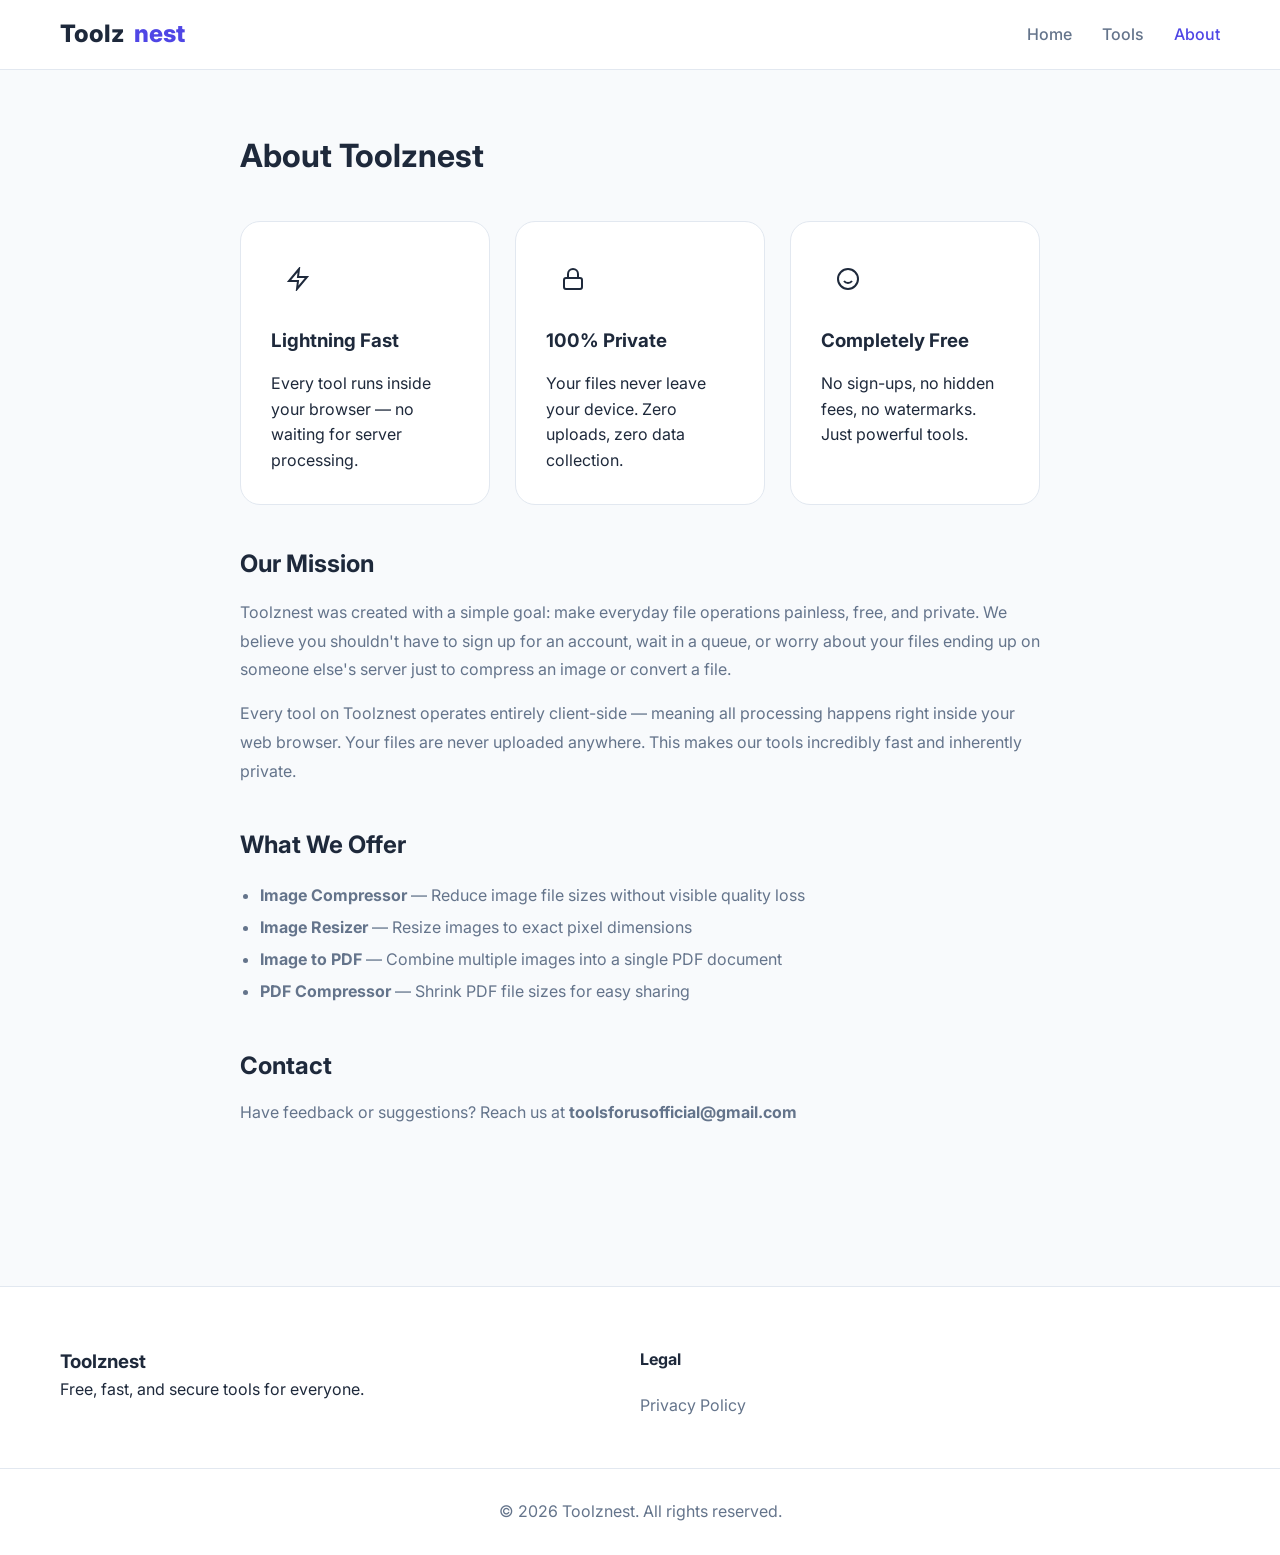
<file: about.html>
<!DOCTYPE html>
<html lang="en">
<head>
    <meta charset="UTF-8">
    <meta name="viewport" content="width=device-width, initial-scale=1.0">
    <title>About - Toolznest</title>
    <meta name="description" content="Learn about Toolznest — a free, fast, and privacy-first platform for online PDF and image tools.">
    <link rel="stylesheet" href="css/style.css">
    <link href="https://fonts.googleapis.com/css2?family=Inter:wght@400;500;600;700&display=swap" rel="stylesheet">
</head>
<body>
    <nav class="navbar">
        <div class="container nav-content">
            <a href="index.html" class="logo">Toolz<span class="highlight">nest</span></a>
            <ul class="nav-links">
                <li><a href="index.html">Home</a></li>
                <li><a href="index.html#tools">Tools</a></li>
                <li><a href="about.html" class="active">About</a></li>
            </ul>
        </div>
    </nav>

    <main class="container" style="padding: 60px 20px;">
        <div style="max-width: 800px; margin: 0 auto;">
            <h1>About Toolznest</h1>

            <section style="margin-top: 40px;">
                <div style="display: grid; grid-template-columns: repeat(auto-fit, minmax(220px, 1fr)); gap: 25px; margin-bottom: 40px;">
                    <div class="tool-card" style="cursor: default;">
                        <div class="icon-wrapper">
                            <svg width="24" height="24" viewBox="0 0 24 24" fill="none" stroke="currentColor" stroke-width="2"><path d="M13 2L3 14h9l-1 8 10-12h-9l1-8z"/></svg>
                        </div>
                        <h3>Lightning Fast</h3>
                        <p>Every tool runs inside your browser — no waiting for server processing.</p>
                    </div>
                    <div class="tool-card" style="cursor: default;">
                        <div class="icon-wrapper">
                            <svg width="24" height="24" viewBox="0 0 24 24" fill="none" stroke="currentColor" stroke-width="2"><rect x="3" y="11" width="18" height="11" rx="2" ry="2"></rect><path d="M7 11V7a5 5 0 0 1 10 0v4"></path></svg>
                        </div>
                        <h3>100% Private</h3>
                        <p>Your files never leave your device. Zero uploads, zero data collection.</p>
                    </div>
                    <div class="tool-card" style="cursor: default;">
                        <div class="icon-wrapper">
                            <svg width="24" height="24" viewBox="0 0 24 24" fill="none" stroke="currentColor" stroke-width="2"><circle cx="12" cy="12" r="10"/><path d="M8 14s1.5 2 4 2 4-2 4-2"/><line x1="9" y1="9" x2="9.01" y2="9"/><line x1="15" y1="9" x2="15.01" y2="9"/></svg>
                        </div>
                        <h3>Completely Free</h3>
                        <p>No sign-ups, no hidden fees, no watermarks. Just powerful tools.</p>
                    </div>
                </div>
            </section>

            <section style="margin-top: 30px;">
                <h2>Our Mission</h2>
                <p style="color: var(--text-muted); margin-top: 15px; line-height: 1.8;">Toolznest was created with a simple goal: make everyday file operations painless, free, and private. We believe you shouldn't have to sign up for an account, wait in a queue, or worry about your files ending up on someone else's server just to compress an image or convert a file.</p>
                <p style="color: var(--text-muted); margin-top: 15px; line-height: 1.8;">Every tool on Toolznest operates entirely client-side — meaning all processing happens right inside your web browser. Your files are never uploaded anywhere. This makes our tools incredibly fast and inherently private.</p>
            </section>

            <section style="margin-top: 40px;">
                <h2>What We Offer</h2>
                <ul style="color: var(--text-muted); margin-top: 15px; line-height: 2; padding-left: 20px;">
                    <li><strong>Image Compressor</strong> — Reduce image file sizes without visible quality loss</li>
                    <li><strong>Image Resizer</strong> — Resize images to exact pixel dimensions</li>
                    <li><strong>Image to PDF</strong> — Combine multiple images into a single PDF document</li>
                    <li><strong>PDF Compressor</strong> — Shrink PDF file sizes for easy sharing</li>
                </ul>
            </section>

            <section style="margin-top: 40px;">
                <h2>Contact</h2>
                <p style="color: var(--text-muted); margin-top: 15px;">Have feedback or suggestions? Reach us at <strong>toolsforusofficial@gmail.com</strong></p>
            </section>
        </div>
    </main>

    <footer class="footer">
        <div class="container footer-content">
            <div class="footer-brand">
                <h3>Toolz<span>nest</span></h3>
                <p>Free, fast, and secure tools for everyone.</p>
            </div>
            <div class="footer-links">
                <h4>Legal</h4>
                <ul>
                    <li><a href="privacy.html">Privacy Policy</a></li>
                </ul>
            </div>
        </div>
        <div class="footer-bottom">
            <p>&copy; 2026 Toolznest. All rights reserved.</p>
        </div>
    </footer>
</body>
</html>
</file>
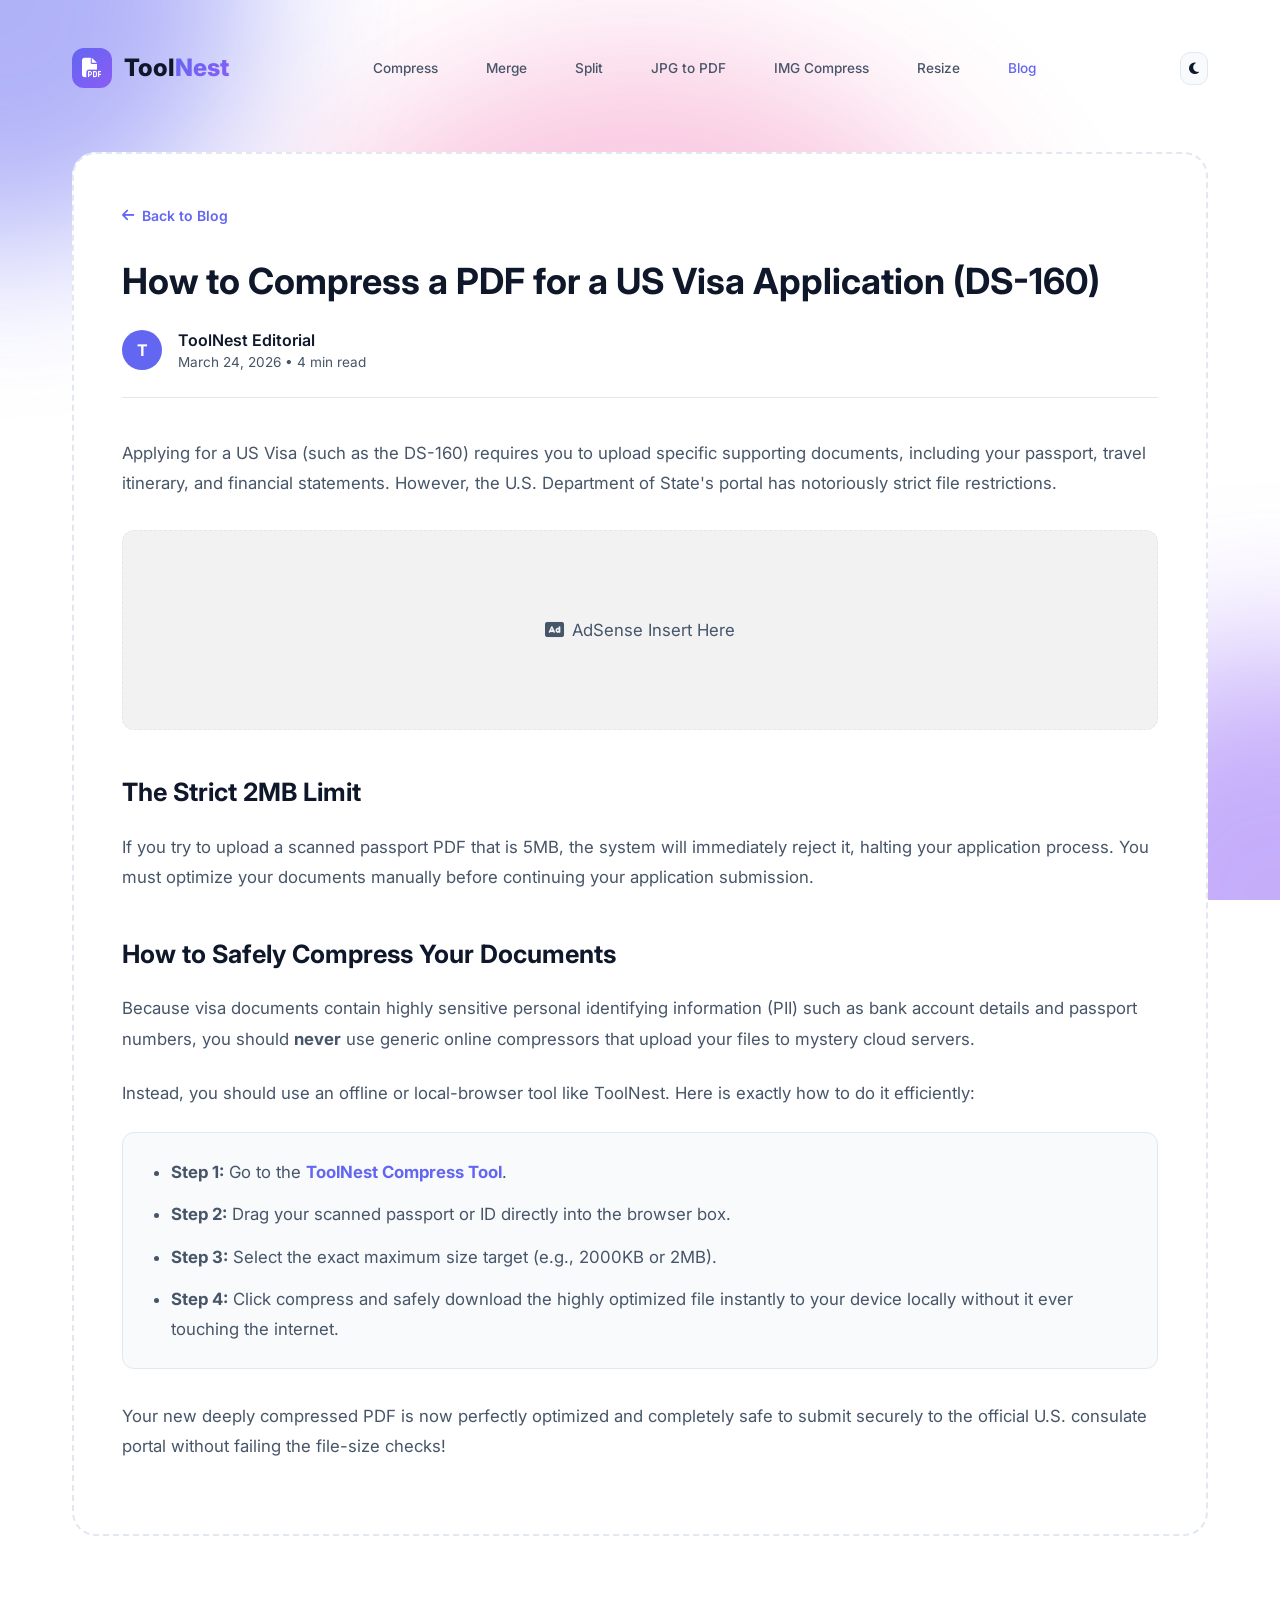
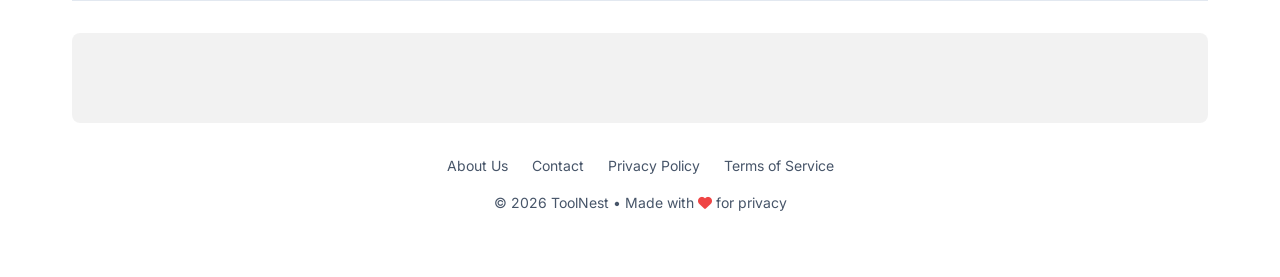
<file: blog-post-1.html>
<!DOCTYPE html>
<html lang="en">
<head>
    <meta charset="UTF-8">
    <meta name="viewport" content="width=device-width, initial-scale=1.0, user-scalable=no">
    <title>How to Compress a PDF for a US Visa Application - ToolNest</title>
    <link rel="stylesheet" href="style.css">
    <link href="https://fonts.googleapis.com/css2?family=Inter:wght@300..800&display=swap" rel="stylesheet">
    <link rel="stylesheet" href="https://cdnjs.cloudflare.com/ajax/libs/font-awesome/6.4.0/css/all.min.css">
    <meta name="google-adsense-account" content="ca-pub-XXXXXXXXXXXXXXXX">
</head>
<body>
    <div class="gradient-bg"><div class="gradient-1"></div><div class="gradient-2"></div><div class="gradient-3"></div></div>
    <div class="container">
        <!-- Navigation -->
        <nav class="navbar">
            <div class="logo"><div class="logo-icon"><i class="fas fa-file-pdf"></i></div><span class="logo-text">Tool<span>Nest</span></span></div>
            <div class="nav-links">
                <a href="index.html" class="nav-link" style="font-size: 0.85rem; padding: 0.5rem;">Compress</a>
                <a href="merge.html" class="nav-link" style="font-size: 0.85rem; padding: 0.5rem;">Merge</a>
                <a href="split.html" class="nav-link" style="font-size: 0.85rem; padding: 0.5rem;">Split</a>
                <a href="img-to-pdf.html" class="nav-link" style="font-size: 0.85rem; padding: 0.5rem;">JPG to PDF</a>
                <a href="img-compress.html" class="nav-link" style="font-size: 0.85rem; padding: 0.5rem;">IMG Compress</a>
                <a href="img-resize.html" class="nav-link" style="font-size: 0.85rem; padding: 0.5rem;">Resize</a>
                <a href="blog.html" class="nav-link active" style="font-size: 0.85rem; padding: 0.5rem;">Blog</a>
            </div>
            <button class="theme-toggle" id="themeToggle"><i class="fas fa-moon"></i></button>
        </nav>

        <div class="upload-card" style="text-align: left; padding: 3rem; margin-top: 3rem;">
            <a href="blog.html" style="color: var(--accent-primary); text-decoration: none; font-weight: 600; font-size: 0.875rem; margin-bottom: 2rem; display: inline-flex; align-items: center; gap: 0.5rem;"><i class="fas fa-arrow-left"></i> Back to Blog</a>
            
            <h1 style="font-size: 2.25rem; color: var(--text-primary); margin-bottom: 1.5rem; line-height: 1.3;">How to Compress a PDF for a US Visa Application (DS-160)</h1>
            
            <div style="display: flex; align-items: center; gap: 1rem; margin-bottom: 2.5rem; border-bottom: 1px solid var(--border-color); padding-bottom: 1.5rem;">
                <div style="width: 40px; height: 40px; border-radius: 50%; background: var(--accent-primary); display: flex; align-items: center; justify-content: center; color: white; font-weight: bold;">T</div>
                <div>
                    <p style="color: var(--text-primary); font-weight: 600; margin: 0;">ToolNest Editorial</p>
                    <p style="color: var(--text-secondary); font-size: 0.85rem; margin: 0;">March 24, 2026 • 4 min read</p>
                </div>
            </div>

            <!-- Article Content -->
            <div style="color: var(--text-secondary); line-height: 1.8; font-size: 1.05rem;">
                <p style="margin-bottom: 1.5rem;">Applying for a US Visa (such as the DS-160) requires you to upload specific supporting documents, including your passport, travel itinerary, and financial statements. However, the U.S. Department of State's portal has notoriously strict file restrictions.</p>
                
                <!-- AdSense In-Article Ad Placeholder -->
                <div class="ad-placeholder" style="width: 100%; min-height: 200px; background: rgba(0,0,0,0.05); border-radius: 12px; display: flex; align-items: center; justify-content: center; margin: 2rem 0; color: var(--text-secondary); border: 1px dashed var(--border-color);">
                    <i class="fas fa-ad" style="margin-right: 0.5rem;"></i> AdSense Insert Here
                </div>
                
                <h2 style="color: var(--text-primary); margin-top: 2.5rem; margin-bottom: 1rem;">The Strict 2MB Limit</h2>
                <p style="margin-bottom: 1.5rem;">If you try to upload a scanned passport PDF that is 5MB, the system will immediately reject it, halting your application process. You must optimize your documents manually before continuing your application submission.</p>

                <h2 style="color: var(--text-primary); margin-top: 2.5rem; margin-bottom: 1rem;">How to Safely Compress Your Documents</h2>
                <p style="margin-bottom: 1.5rem;">Because visa documents contain highly sensitive personal identifying information (PII) such as bank account details and passport numbers, you should <strong>never</strong> use generic online compressors that upload your files to mystery cloud servers.</p>
                
                <p style="margin-bottom: 1.5rem;">Instead, you should use an offline or local-browser tool like ToolNest. Here is exactly how to do it efficiently:</p>

                <div style="background: var(--bg-secondary); padding: 1.5rem; border-radius: 12px; border: 1px solid var(--border-color); margin-bottom: 2rem;">
                    <ul style="margin: 0; padding-left: 1.5rem;">
                        <li style="margin-bottom: 0.75rem;"><strong>Step 1:</strong> Go to the <a href="index.html" style="color: var(--accent-primary); font-weight: bold; text-decoration: none;">ToolNest Compress Tool</a>.</li>
                        <li style="margin-bottom: 0.75rem;"><strong>Step 2:</strong> Drag your scanned passport or ID directly into the browser box.</li>
                        <li style="margin-bottom: 0.75rem;"><strong>Step 3:</strong> Select the exact maximum size target (e.g., 2000KB or 2MB).</li>
                        <li style="margin-bottom: 0;"><strong>Step 4:</strong> Click compress and safely download the highly optimized file instantly to your device locally without it ever touching the internet.</li>
                    </ul>
                </div>

                <p style="margin-bottom: 1.5rem;">Your new deeply compressed PDF is now perfectly optimized and completely safe to submit securely to the official U.S. consulate portal without failing the file-size checks!</p>
            </div>
        </div>

        <!-- Footer -->
        <footer class="footer" style="text-align: center; padding: 2rem 0; margin-top: 4rem; border-top: 1px solid var(--border-color);">
            <div class="ad-placeholder" style="min-height: 90px; display: flex; align-items: center; justify-content: center; margin-bottom: 2rem; background: rgba(0,0,0,0.05); border-radius: 8px; color: var(--text-secondary);"><!-- AdSense Display Ad unit placeholder here --></div>
            <div style="margin-bottom: 1rem; display: flex; justify-content: center; gap: 1.5rem; flex-wrap: wrap;">
                <a href="about.html" style="color: var(--text-secondary); text-decoration: none;">About Us</a>
                <a href="contact.html" style="color: var(--text-secondary); text-decoration: none;">Contact</a>
                <a href="privacy.html" style="color: var(--text-secondary); text-decoration: none;">Privacy Policy</a>
                <a href="terms.html" style="color: var(--text-secondary); text-decoration: none;">Terms of Service</a>
            </div>
            <p style="color: var(--text-secondary); font-size: 0.875rem;">© 2026 ToolNest • Made with <i class="fas fa-heart"></i> for privacy</p>
        </footer>
    </div>
<script src="theme.js"></script>
</body>
</html>
</file>
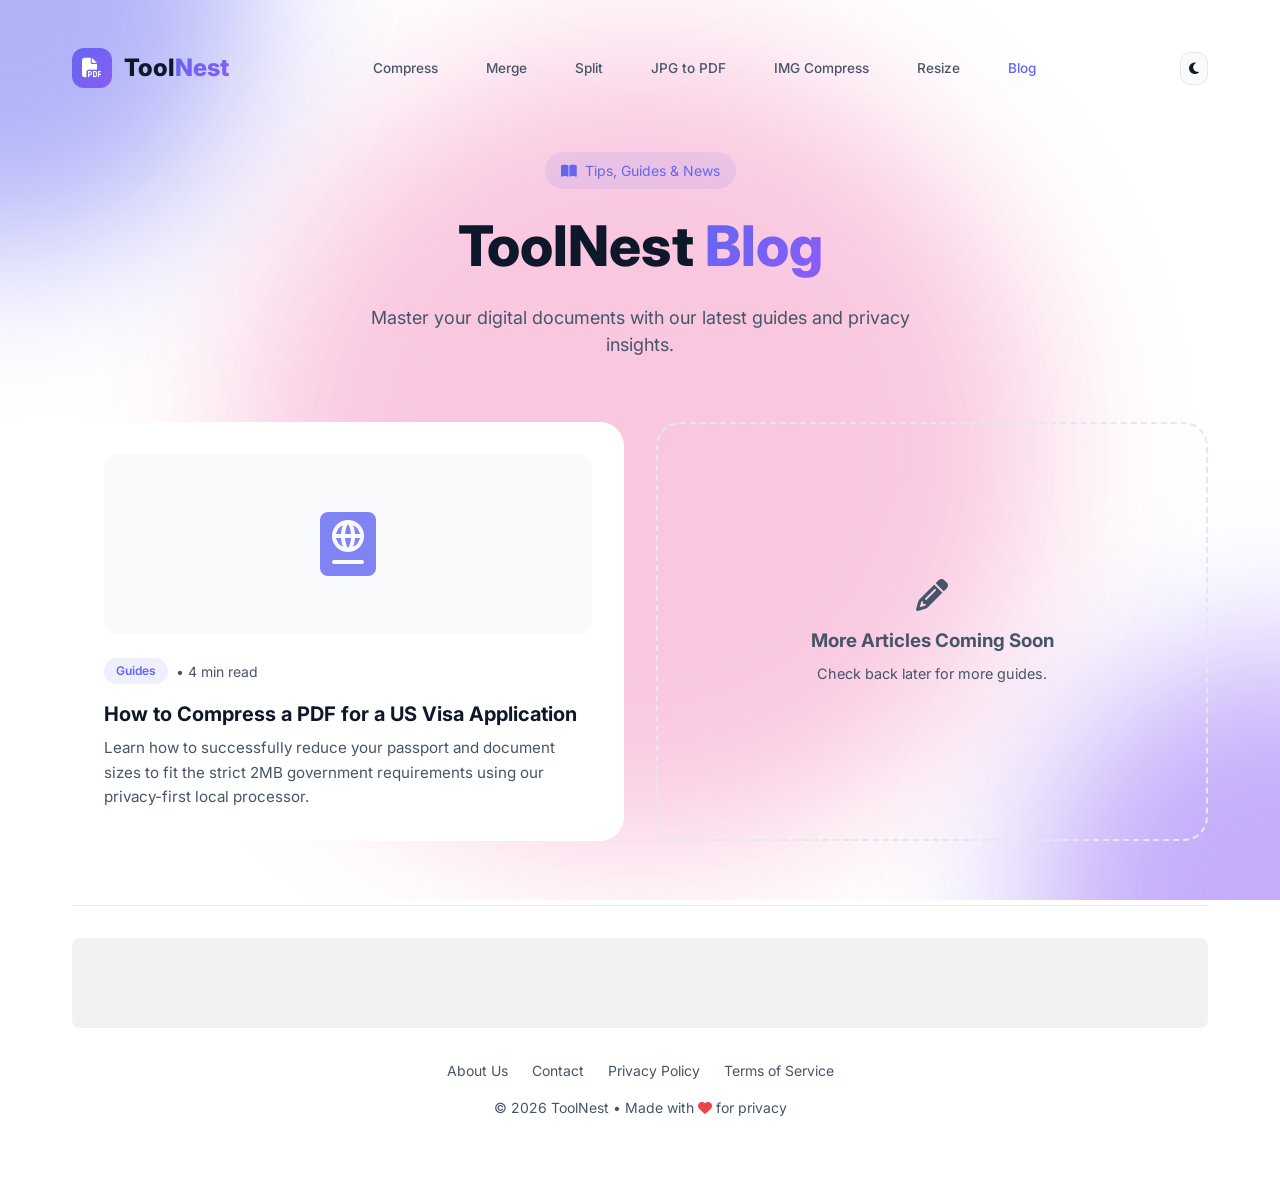
<file: blog.html>
<!DOCTYPE html>
<html lang="en">
<head>
    <meta charset="UTF-8">
    <meta name="viewport" content="width=device-width, initial-scale=1.0, user-scalable=no">
    <title>Blog - ToolNest</title>
    <link rel="stylesheet" href="style.css">
    <link href="https://fonts.googleapis.com/css2?family=Inter:wght@300..800&display=swap" rel="stylesheet">
    <link rel="stylesheet" href="https://cdnjs.cloudflare.com/ajax/libs/font-awesome/6.4.0/css/all.min.css">
    <meta name="google-adsense-account" content="ca-pub-XXXXXXXXXXXXXXXX">
</head>
<body>
    <div class="gradient-bg"><div class="gradient-1"></div><div class="gradient-2"></div><div class="gradient-3"></div></div>
    <div class="container">
        <!-- Navigation -->
        <nav class="navbar">
            <div class="logo"><div class="logo-icon"><i class="fas fa-file-pdf"></i></div><span class="logo-text">Tool<span>Nest</span></span></div>
            <div class="nav-links">
                <a href="index.html" class="nav-link" style="font-size: 0.85rem; padding: 0.5rem;">Compress</a>
                <a href="merge.html" class="nav-link" style="font-size: 0.85rem; padding: 0.5rem;">Merge</a>
                <a href="split.html" class="nav-link" style="font-size: 0.85rem; padding: 0.5rem;">Split</a>
                <a href="img-to-pdf.html" class="nav-link" style="font-size: 0.85rem; padding: 0.5rem;">JPG to PDF</a>
                <a href="img-compress.html" class="nav-link" style="font-size: 0.85rem; padding: 0.5rem;">IMG Compress</a>
                <a href="img-resize.html" class="nav-link" style="font-size: 0.85rem; padding: 0.5rem;">Resize</a>
                <a href="blog.html" class="nav-link active" style="font-size: 0.85rem; padding: 0.5rem;">Blog</a>
            </div>
            <button class="theme-toggle" id="themeToggle"><i class="fas fa-moon"></i></button>
        </nav>

        <!-- Hero Section -->
        <div class="hero">
            <div class="hero-badge"><i class="fas fa-book-open"></i><span>Tips, Guides & News</span></div>
            <h1 class="hero-title">ToolNest <span class="gradient-text">Blog</span></h1>
            <p class="hero-description">Master your digital documents with our latest guides and privacy insights.</p>
        </div>

        <!-- Blog Grid -->
        <div class="features-grid" style="margin-top: 2rem;">
            <a href="blog-post-1.html" class="feature-card" style="text-align: left; text-decoration: none; color: inherit; display: block; cursor: pointer; transition: transform 0.3s, box-shadow 0.3s;">
                <div style="width: 100%; height: 180px; background: var(--bg-secondary); border-radius: 12px; margin-bottom: 1.5rem; display: flex; align-items: center; justify-content: center; overflow: hidden; color: var(--accent-primary);">
                    <i class="fas fa-passport fa-4x" style="opacity: 0.8;"></i>
                </div>
                <div style="display: flex; gap: 0.5rem; margin-bottom: 1rem;">
                    <span style="background: rgba(99, 102, 241, 0.1); color: var(--accent-primary); padding: 0.25rem 0.75rem; border-radius: 20px; font-size: 0.75rem; font-weight: 600;">Guides</span>
                    <span style="color: var(--text-secondary); font-size: 0.875rem; display: flex; align-items: center;">• 4 min read</span>
                </div>
                <h3 style="margin-bottom: 0.5rem; font-size: 1.25rem; color: var(--text-primary); line-height: 1.4;">How to Compress a PDF for a US Visa Application</h3>
                <p style="color: var(--text-secondary); font-size: 0.95rem; line-height: 1.6;">Learn how to successfully reduce your passport and document sizes to fit the strict 2MB government requirements using our privacy-first local processor.</p>
            </a>

            <!-- Placeholder for future articles -->
            <div class="feature-card" style="text-align: left; display: flex; flex-direction: column; justify-content: center; align-items: center; border: 2px dashed var(--border-color); background: transparent; min-height: 380px;">
                <i class="fas fa-pencil-alt fa-2x" style="color: var(--text-secondary); margin-bottom: 1rem;"></i>
                <h3 style="color: var(--text-secondary);">More Articles Coming Soon</h3>
                <p style="color: var(--text-secondary); font-size: 0.9rem; margin-top: 0.5rem;">Check back later for more guides.</p>
            </div>
        </div>

        <!-- Footer -->
        <footer class="footer" style="text-align: center; padding: 2rem 0; margin-top: 4rem; border-top: 1px solid var(--border-color);">
            <div class="ad-placeholder" style="min-height: 90px; display: flex; align-items: center; justify-content: center; margin-bottom: 2rem; background: rgba(0,0,0,0.05); border-radius: 8px; color: var(--text-secondary);"><!-- AdSense Display Ad unit placeholder here --></div>
            <div style="margin-bottom: 1rem; display: flex; justify-content: center; gap: 1.5rem; flex-wrap: wrap;">
                <a href="about.html" style="color: var(--text-secondary); text-decoration: none;">About Us</a>
                <a href="contact.html" style="color: var(--text-secondary); text-decoration: none;">Contact</a>
                <a href="privacy.html" style="color: var(--text-secondary); text-decoration: none;">Privacy Policy</a>
                <a href="terms.html" style="color: var(--text-secondary); text-decoration: none;">Terms of Service</a>
            </div>
            <p style="color: var(--text-secondary); font-size: 0.875rem;">© 2026 ToolNest • Made with <i class="fas fa-heart"></i> for privacy</p>
        </footer>
    </div>
<script src="theme.js"></script>
</body>
</html>
</file>
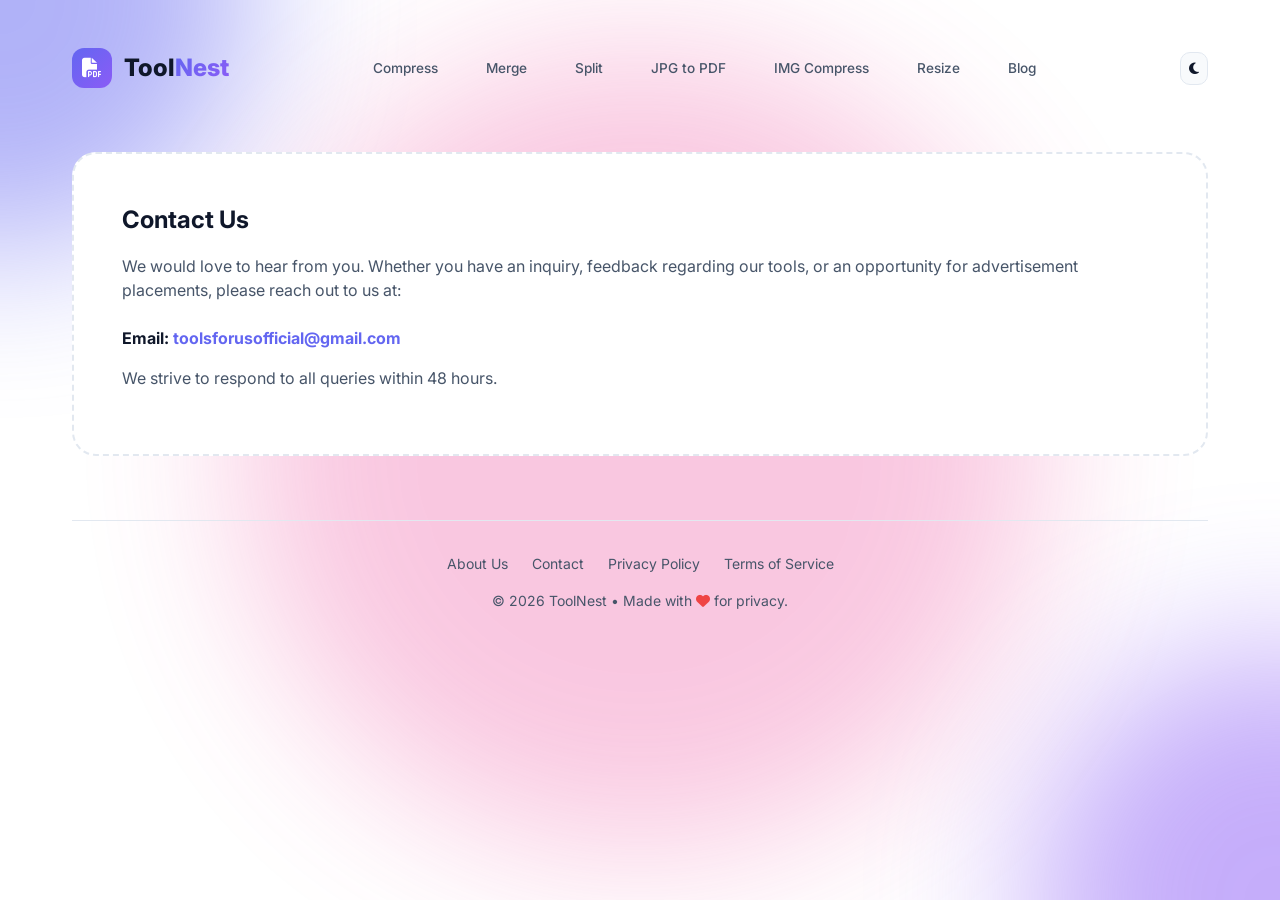
<file: contact.html>
<!DOCTYPE html>
<html lang="en">
<head>
    <meta charset="UTF-8">
    <meta name="viewport" content="width=device-width, initial-scale=1.0">
    <title>Contact Us - ToolNest</title>
    <link rel="stylesheet" href="style.css">
    <link href="https://fonts.googleapis.com/css2?family=Inter:wght@300..800&display=swap" rel="stylesheet">
    <link rel="stylesheet" href="https://cdnjs.cloudflare.com/ajax/libs/font-awesome/6.4.0/css/all.min.css">
    <!-- Google AdSense Placeholder -->
    <meta name="google-adsense-account" content="ca-pub-XXXXXXXXXXXXXXXX">
</head>
<body>
    <div class="gradient-bg"><div class="gradient-1"></div><div class="gradient-2"></div><div class="gradient-3"></div></div>
    <div class="container">
        <nav class="navbar">
            <div class="logo"><div class="logo-icon"><i class="fas fa-file-pdf"></i></div><span class="logo-text">Tool<span>Nest</span></span></div>
            <div class="nav-links">
                <a href="index.html" class="nav-link" style="font-size: 0.85rem; padding: 0.5rem;">Compress</a>
                <a href="merge.html" class="nav-link" style="font-size: 0.85rem; padding: 0.5rem;">Merge</a>
                <a href="split.html" class="nav-link" style="font-size: 0.85rem; padding: 0.5rem;">Split</a>
                <a href="img-to-pdf.html" class="nav-link" style="font-size: 0.85rem; padding: 0.5rem;">JPG to PDF</a>
                <a href="img-compress.html" class="nav-link" style="font-size: 0.85rem; padding: 0.5rem;">IMG Compress</a>
                <a href="img-resize.html" class="nav-link" style="font-size: 0.85rem; padding: 0.5rem;">Resize</a>
                <a href="blog.html" class="nav-link" style="font-size: 0.85rem; padding: 0.5rem;">Blog</a>
            </div>
            <button class="theme-toggle" id="themeToggle"><i class="fas fa-moon"></i></button>
        </nav>
        
        <div class="upload-card" style="text-align: left; padding: 3rem;">
            <h2>Contact Us</h2>
            <p style="margin-top: 1rem; color: var(--text-secondary);">We would love to hear from you. Whether you have an inquiry, feedback regarding our tools, or an opportunity for advertisement placements, please reach out to us at:</p>
            <p style="margin-top: 1.5rem; font-weight: bold; color: var(--text-primary);">Email: <a href="mailto:toolsforusofficial@gmail.com" style="color: var(--accent-primary); text-decoration: none;">toolsforusofficial@gmail.com</a></p>
            <p style="margin-top: 1rem; color: var(--text-secondary);">We strive to respond to all queries within 48 hours.</p>
        </div>

        <footer class="footer" style="text-align: center; padding: 2rem 0; margin-top: 4rem; border-top: 1px solid var(--border-color);">
            <div style="margin-bottom: 1rem; display: flex; justify-content: center; gap: 1.5rem; flex-wrap: wrap;">
                <a href="about.html" style="color: var(--text-secondary); text-decoration: none;">About Us</a>
                <a href="contact.html" style="color: var(--text-secondary); text-decoration: none;">Contact</a>
                <a href="privacy.html" style="color: var(--text-secondary); text-decoration: none;">Privacy Policy</a>
                <a href="terms.html" style="color: var(--text-secondary); text-decoration: none;">Terms of Service</a>
            </div>
            <p style="color: var(--text-secondary); font-size: 0.875rem;">© 2026 ToolNest • Made with <i class="fas fa-heart"></i> for privacy.</p>
        </footer>
    </div>
<script src="theme.js"></script>
</body>
</html>
</file>
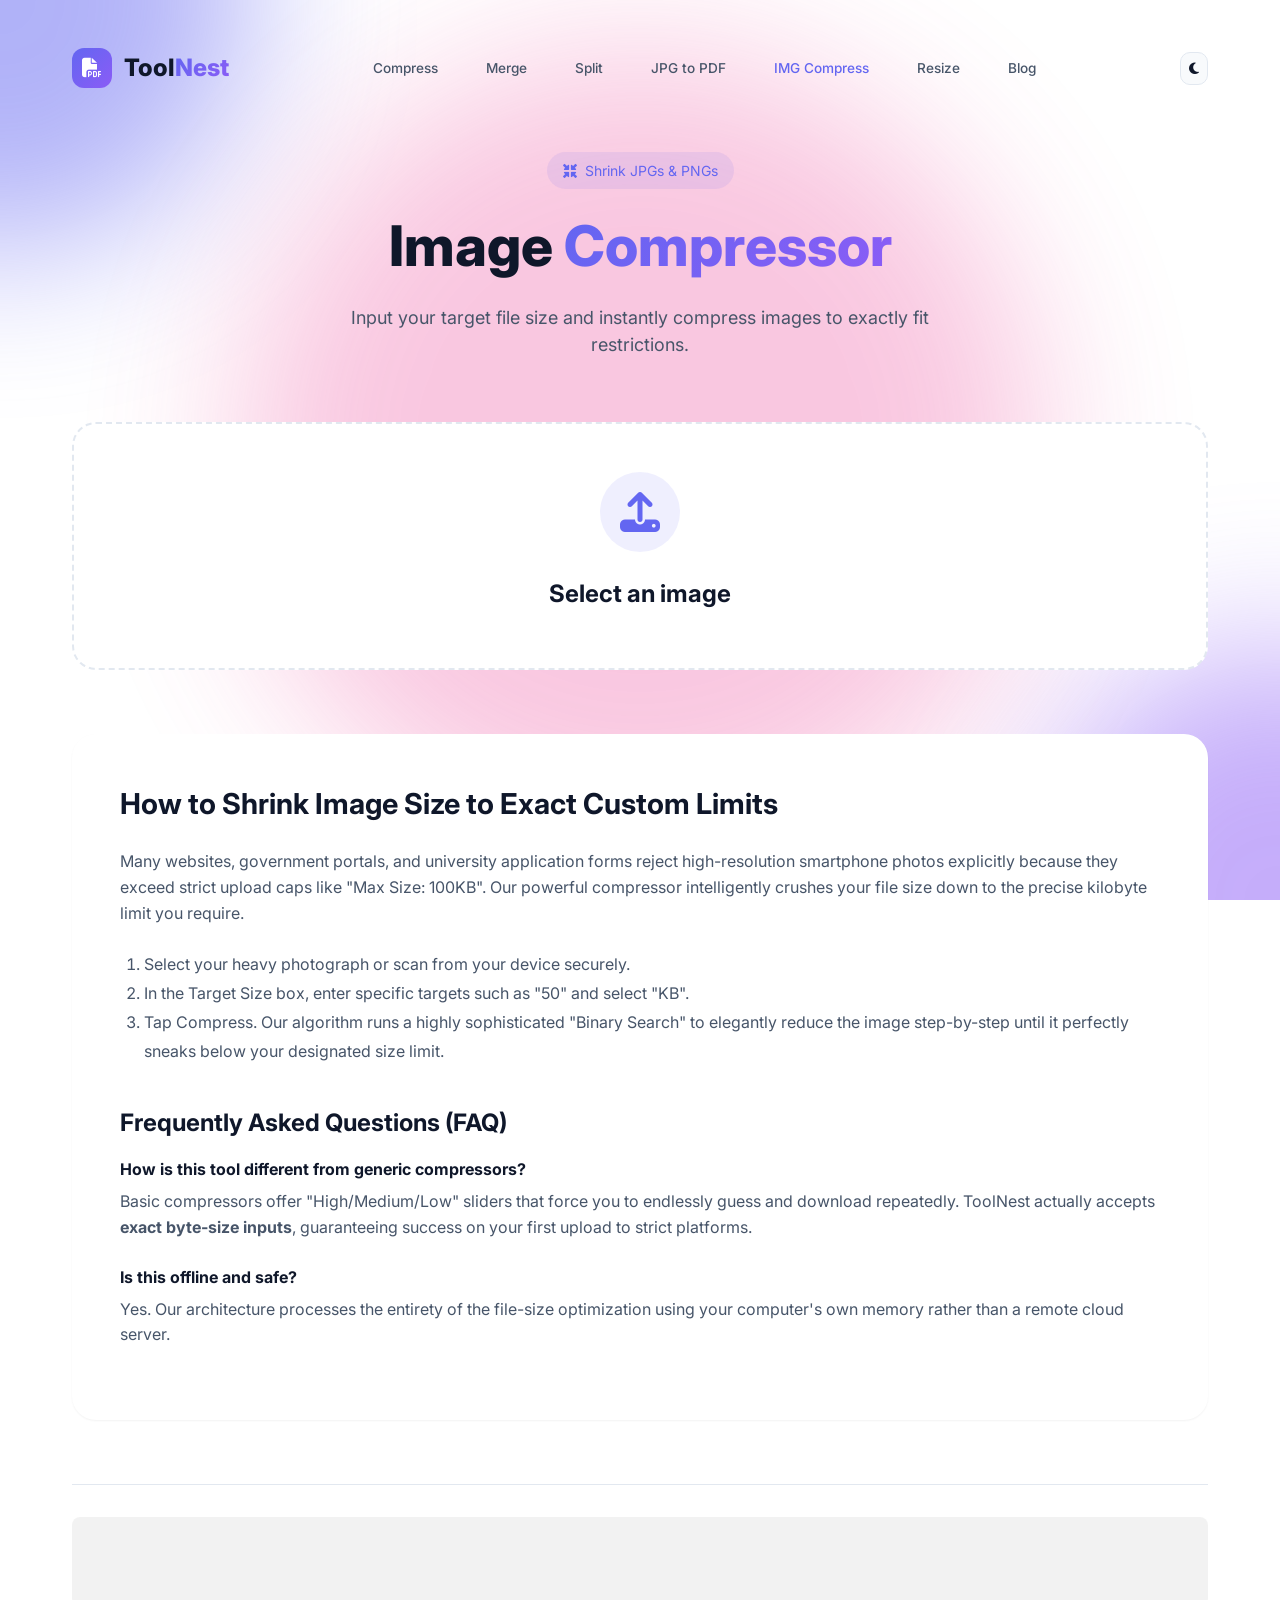
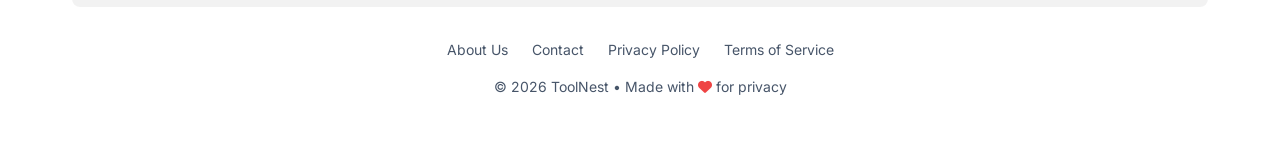
<file: img-compress.html>
<!DOCTYPE html>
<html lang="en">
<head>
    <meta charset="UTF-8">
    <meta name="viewport" content="width=device-width, initial-scale=1.0, user-scalable=no">
    <title>Compress Image - ToolNest</title>
    <link rel="stylesheet" href="style.css">
    <link href="https://fonts.googleapis.com/css2?family=Inter:wght@300..800&display=swap" rel="stylesheet">
    <link rel="stylesheet" href="https://cdnjs.cloudflare.com/ajax/libs/font-awesome/6.4.0/css/all.min.css">
</head>
<body>
    <div class="gradient-bg"><div class="gradient-1"></div><div class="gradient-2"></div><div class="gradient-3"></div></div>
    <div class="container">
        <nav class="navbar">
            <div class="logo"><div class="logo-icon"><i class="fas fa-file-pdf"></i></div><span class="logo-text">Tool<span>Nest</span></span></div>
            <div class="nav-links">
                <a href="index.html" class="nav-link" style="font-size: 0.85rem; padding: 0.5rem;">Compress</a>
                <a href="merge.html" class="nav-link" style="font-size: 0.85rem; padding: 0.5rem;">Merge</a>
                <a href="split.html" class="nav-link" style="font-size: 0.85rem; padding: 0.5rem;">Split</a>
                <a href="img-to-pdf.html" class="nav-link" style="font-size: 0.85rem; padding: 0.5rem;">JPG to PDF</a>
                <a href="img-compress.html" class="nav-link active" style="font-size: 0.85rem; padding: 0.5rem;">IMG Compress</a>
                <a href="img-resize.html" class="nav-link" style="font-size: 0.85rem; padding: 0.5rem;">Resize</a>
                <a href="blog.html" class="nav-link" style="font-size: 0.85rem; padding: 0.5rem;">Blog</a>
            </div>
            <button class="theme-toggle" id="themeToggle"><i class="fas fa-moon"></i></button>
        </nav>

        <div class="hero">
            <div class="hero-badge"><i class="fas fa-compress-arrows-alt"></i><span>Shrink JPGs & PNGs</span></div>
            <h1 class="hero-title">Image <span class="gradient-text">Compressor</span></h1>
            <p class="hero-description">Input your target file size and instantly compress images to exactly fit restrictions.</p>
        </div>

        <div class="upload-card" id="uploadArea">
            <div class="upload-content">
                <div class="upload-icon-wrapper"><div class="upload-icon-bg"><i class="fas fa-upload"></i></div></div>
                <h3>Select an image</h3>
                <input type="file" id="fileInput" accept="image/jpeg, image/png, image/webp" hidden>
            </div>
        </div>

        <div id="controlsContainer" style="display: none; margin-bottom: 2rem;">
            <div class="file-card">
                <div class="file-card-header" style="margin-bottom: 0;">
                    <div class="file-icon"><i class="fas fa-image"></i></div>
                    <div class="file-info"><h4 id="fileName">...</h4><p id="fileSize">...</p></div>
                    <button id="removeFile" style="background: none; border: none; color: var(--error);"><i class="fas fa-times"></i></button>
                </div>
            </div>

            <div class="controls-card" style="margin-top: 2rem;">
                <h3>Target File Size</h3>
                <div class="target-size-selector" style="display: flex; gap: 1rem; margin-top: 1rem;">
                    <input type="number" id="targetSizeInput" placeholder="e.g., 50" style="flex: 2; padding: 1rem; border-radius: 12px; border: 2px solid var(--border-color); background: var(--bg-secondary); color: var(--text-primary); font-size: 1.1rem; outline: none;">
                    <select id="targetSizeUnit" style="flex: 1; padding: 1rem; border-radius: 12px; border: 2px solid var(--border-color); background: var(--bg-secondary); color: var(--text-primary); font-size: 1.1rem; outline: none; cursor: pointer;">
                        <option value="KB">KB</option>
                        <option value="MB">MB</option>
                    </select>
                </div>
                <button class="compress-button" id="compressBtn" style="margin-top: 1.5rem;">
                    <span>Compress Image</span><i class="fas fa-bolt"></i>
                </button>
            </div>
        </div>

        <div class="result-card" id="resultCard" style="display: none;">
            <div class="result-header">
                <div class="success-icon"><i class="fas fa-check-circle"></i></div>
                <h3>Image Compressed!</h3>
                <div class="stats-row" style="display: flex; gap: 2rem; margin-top: 1.5rem; background: var(--bg-secondary); padding: 1rem; border-radius: 12px; justify-content: center;">
                    <div><p style="color: var(--text-secondary); font-size: 0.85rem;">Old Size</p><p id="oldSizeText" style="font-weight: 600; color: var(--text-primary);"></p></div>
                    <div><p style="color: var(--text-secondary); font-size: 0.85rem;">New Size</p><p id="newSizeText" style="font-weight: 600; color: var(--success);"></p></div>
                </div>
            </div>
            <div class="result-actions" style="margin-top: 2rem;">
                <button class="btn-download" id="downloadBtn"><i class="fas fa-download"></i><span>Download Image</span></button>
                <button class="btn-new" id="newFileBtn"><i class="fas fa-plus"></i><span>Compress Another</span></button>
            </div>
        </div>

        <div class="loading-overlay" id="loadingOverlay">
            <div class="loading-card">
                <div class="loading-spinner"><div class="spinner-ring"></div><div class="spinner-ring"></div></div>
                <h4>Compressing Image...</h4>
            </div>
        </div>
        
        <!-- SEO Content & FAQs -->
        <div class="features-section" style="text-align: left; background: var(--bg-card); padding: 3rem; border-radius: 24px; margin-bottom: 3rem; margin-top: 4rem; box-shadow: var(--shadow-sm);">
            <h2 style="margin-bottom: 1.5rem; color: var(--text-primary); font-size: 1.8rem;">How to Shrink Image Size to Exact Custom Limits</h2>
            <p style="margin-bottom: 1.5rem; color: var(--text-secondary); line-height: 1.6;">Many websites, government portals, and university application forms reject high-resolution smartphone photos explicitly because they exceed strict upload caps like "Max Size: 100KB". Our powerful compressor intelligently crushes your file size down to the precise kilobyte limit you require.</p>
            <ol style="margin-bottom: 2.5rem; color: var(--text-secondary); line-height: 1.8; padding-left: 1.5rem;">
                <li>Select your heavy photograph or scan from your device securely.</li>
                <li>In the Target Size box, enter specific targets such as "50" and select "KB".</li>
                <li>Tap Compress. Our algorithm runs a highly sophisticated "Binary Search" to elegantly reduce the image step-by-step until it perfectly sneaks below your designated size limit.</li>
            </ol>
            <h3 style="margin-bottom: 1rem; color: var(--text-primary); font-size: 1.5rem;">Frequently Asked Questions (FAQ)</h3>
            <div style="margin-bottom: 1.5rem;">
                <h4 style="margin-bottom: 0.5rem; color: var(--text-primary);">How is this tool different from generic compressors?</h4>
                <p style="color: var(--text-secondary); line-height: 1.6;">Basic compressors offer "High/Medium/Low" sliders that force you to endlessly guess and download repeatedly. ToolNest actually accepts <strong>exact byte-size inputs</strong>, guaranteeing success on your first upload to strict platforms.</p>
            </div>
            <div style="margin-bottom: 1.5rem;">
                <h4 style="margin-bottom: 0.5rem; color: var(--text-primary);">Is this offline and safe?</h4>
                <p style="color: var(--text-secondary); line-height: 1.6;">Yes. Our architecture processes the entirety of the file-size optimization using your computer's own memory rather than a remote cloud server.</p>
            </div>
        </div>

        <footer class="footer" style="text-align: center; padding: 2rem 0; margin-top: 4rem; border-top: 1px solid var(--border-color);">
            <div class="ad-placeholder" style="min-height: 90px; display: flex; align-items: center; justify-content: center; margin-bottom: 2rem; background: rgba(0,0,0,0.05); border-radius: 8px; color: var(--text-secondary);"><!-- AdSense Display Ad unit placeholder here --></div>
            <div style="margin-bottom: 1rem; display: flex; justify-content: center; gap: 1.5rem; flex-wrap: wrap;">
                <a href="about.html" style="color: var(--text-secondary); text-decoration: none;">About Us</a>
                <a href="contact.html" style="color: var(--text-secondary); text-decoration: none;">Contact</a>
                <a href="privacy.html" style="color: var(--text-secondary); text-decoration: none;">Privacy Policy</a>
                <a href="terms.html" style="color: var(--text-secondary); text-decoration: none;">Terms of Service</a>
            </div>
            <p style="color: var(--text-secondary); font-size: 0.875rem;">© 2026 ToolNest • Made with <i class="fas fa-heart"></i> for privacy</p>
        </footer>
    </div>
    <script src="img-compress.js"></script>
<script src="theme.js"></script>
</body>
</html>
</file>
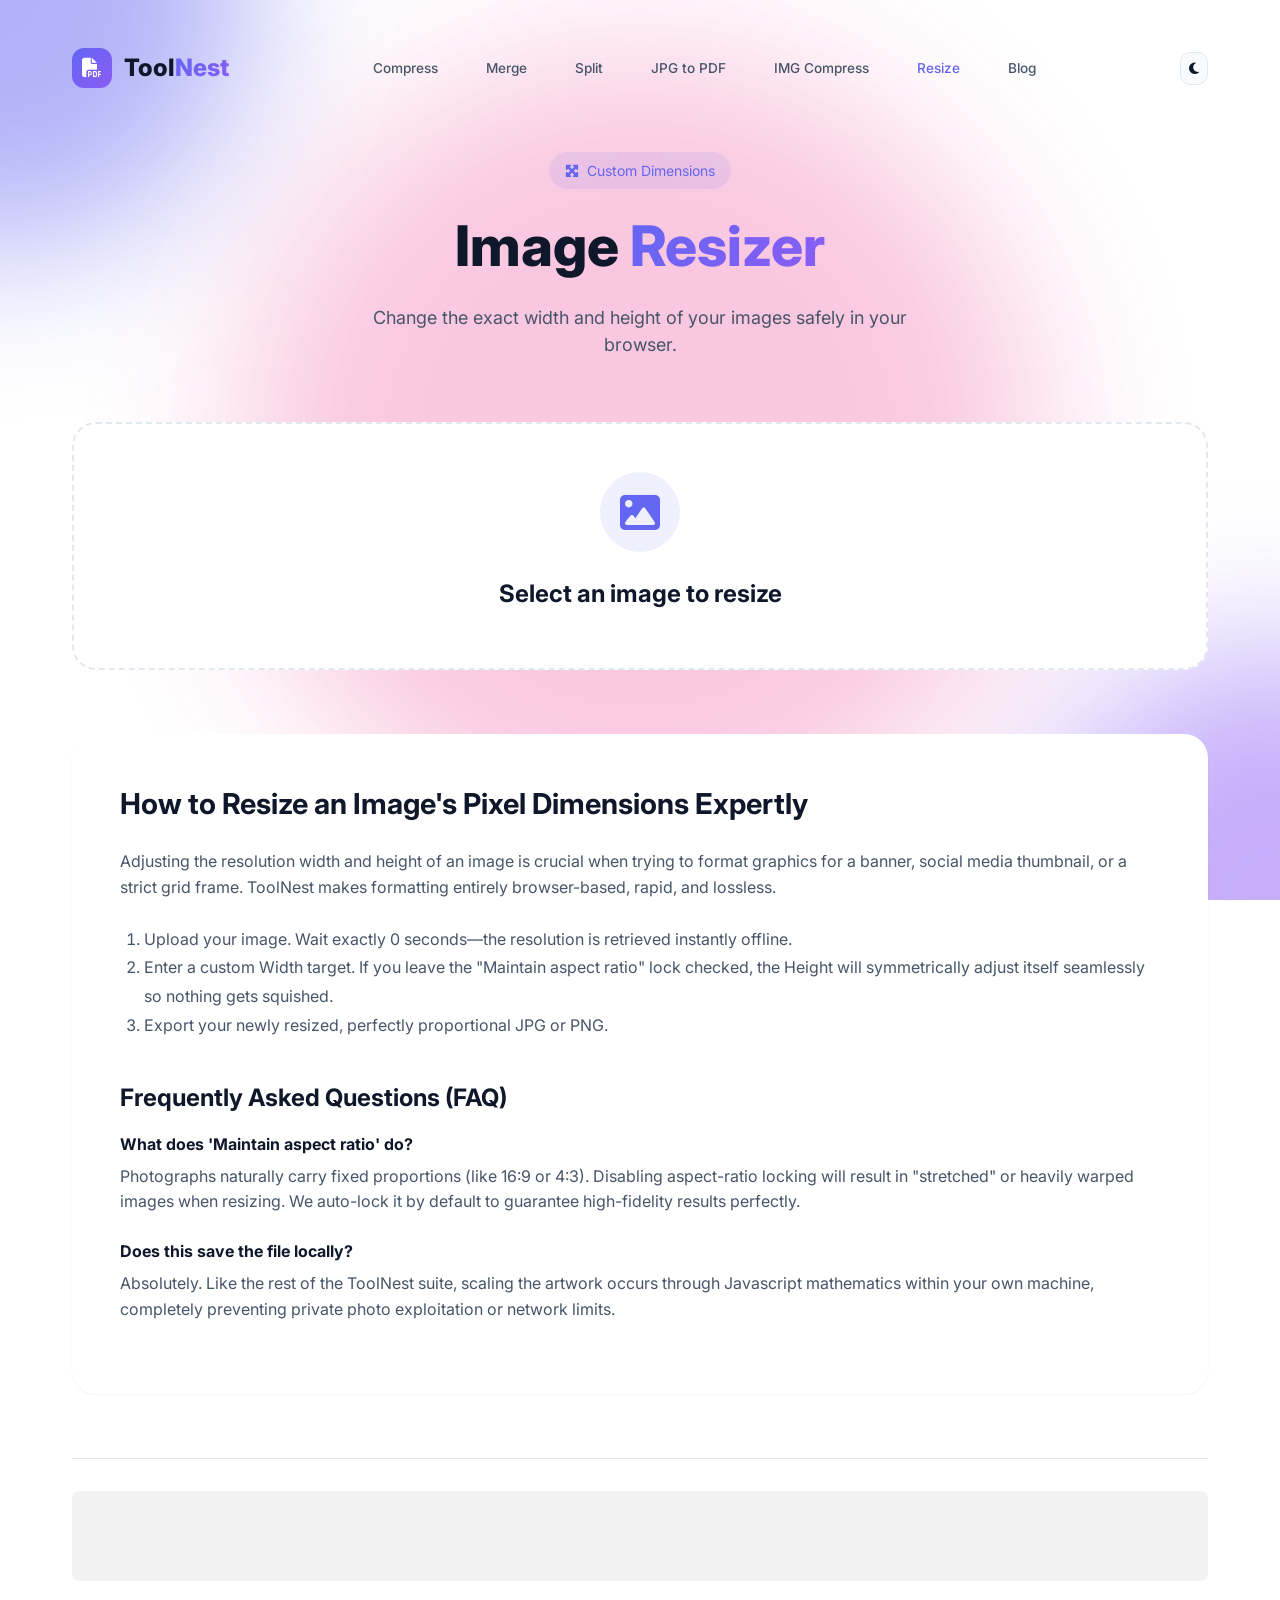
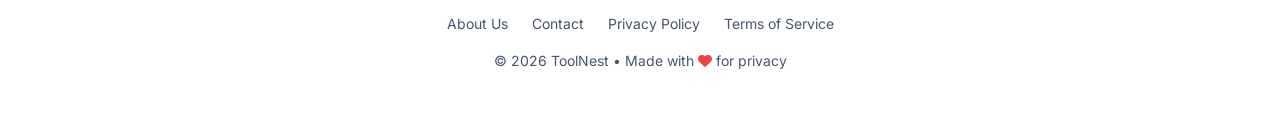
<file: img-resize.html>
<!DOCTYPE html>
<html lang="en">
<head>
    <meta charset="UTF-8">
    <meta name="viewport" content="width=device-width, initial-scale=1.0, user-scalable=no">
    <title>Resize Image - ToolNest</title>
    <link rel="stylesheet" href="style.css">
    <link href="https://fonts.googleapis.com/css2?family=Inter:wght@300..800&display=swap" rel="stylesheet">
    <link rel="stylesheet" href="https://cdnjs.cloudflare.com/ajax/libs/font-awesome/6.4.0/css/all.min.css">
</head>
<body>
    <div class="gradient-bg"><div class="gradient-1"></div><div class="gradient-2"></div><div class="gradient-3"></div></div>
    <div class="container">
        <nav class="navbar">
            <div class="logo"><div class="logo-icon"><i class="fas fa-file-pdf"></i></div><span class="logo-text">Tool<span>Nest</span></span></div>
            <div class="nav-links">
                <a href="index.html" class="nav-link" style="font-size: 0.85rem; padding: 0.5rem;">Compress</a>
                <a href="merge.html" class="nav-link" style="font-size: 0.85rem; padding: 0.5rem;">Merge</a>
                <a href="split.html" class="nav-link" style="font-size: 0.85rem; padding: 0.5rem;">Split</a>
                <a href="img-to-pdf.html" class="nav-link" style="font-size: 0.85rem; padding: 0.5rem;">JPG to PDF</a>
                <a href="img-compress.html" class="nav-link" style="font-size: 0.85rem; padding: 0.5rem;">IMG Compress</a>
                <a href="img-resize.html" class="nav-link active" style="font-size: 0.85rem; padding: 0.5rem;">Resize</a>
                <a href="blog.html" class="nav-link" style="font-size: 0.85rem; padding: 0.5rem;">Blog</a>
            </div>
            <button class="theme-toggle" id="themeToggle"><i class="fas fa-moon"></i></button>
        </nav>

        <div class="hero">
            <div class="hero-badge"><i class="fas fa-expand-arrows-alt"></i><span>Custom Dimensions</span></div>
            <h1 class="hero-title">Image <span class="gradient-text">Resizer</span></h1>
            <p class="hero-description">Change the exact width and height of your images safely in your browser.</p>
        </div>

        <div class="upload-card" id="uploadArea">
            <div class="upload-content">
                <div class="upload-icon-wrapper"><div class="upload-icon-bg"><i class="fas fa-image"></i></div></div>
                <h3>Select an image to resize</h3>
                <input type="file" id="fileInput" accept="image/jpeg, image/png, image/webp" hidden>
            </div>
        </div>

        <div id="controlsContainer" style="display: none; margin-bottom: 2rem;">
            <div class="file-card">
                <div class="file-card-header" style="margin-bottom: 0;">
                    <div class="file-icon"><i class="fas fa-image"></i></div>
                    <div class="file-info"><h4 id="fileName">...</h4><p id="fileResolution">0 x 0 px</p></div>
                    <button id="removeFile" style="background: none; border: none; color: var(--error);"><i class="fas fa-times"></i></button>
                </div>
            </div>

            <div class="controls-card" style="margin-top: 2rem;">
                <h3>Dimensions (Pixels)</h3>
                <div style="display: flex; gap: 1rem; margin-top: 1rem; align-items: center;">
                    <div style="flex: 1;">
                        <label style="color: var(--text-secondary); font-size: 0.85rem; display: block; margin-bottom: 0.5rem;">Width</label>
                        <input type="number" id="widthInput" style="width: 100%; padding: 0.75rem; border-radius: 8px; border: 2px solid var(--border-color); background: var(--bg-secondary); color: var(--text-primary); outline: none;">
                    </div>
                    <div style="margin-top: 1.5rem; color: var(--text-secondary);"><i class="fas fa-times"></i></div>
                    <div style="flex: 1;">
                        <label style="color: var(--text-secondary); font-size: 0.85rem; display: block; margin-bottom: 0.5rem;">Height</label>
                        <input type="number" id="heightInput" style="width: 100%; padding: 0.75rem; border-radius: 8px; border: 2px solid var(--border-color); background: var(--bg-secondary); color: var(--text-primary); outline: none;">
                    </div>
                </div>
                
                <div style="margin-top: 1.5rem; display: flex; align-items: center; gap: 0.5rem;">
                    <input type="checkbox" id="aspectRatioCheck" checked style="width: 18px; height: 18px; accent-color: var(--accent-primary);">
                    <label for="aspectRatioCheck" style="color: var(--text-primary); cursor: pointer;">Maintain original aspect ratio</label>
                </div>

                <button class="compress-button" id="resizeBtn" style="margin-top: 2rem;">
                    <span>Resize Image</span><i class="fas fa-crop"></i>
                </button>
            </div>
        </div>

        <div class="result-card" id="resultCard" style="display: none;">
            <div class="result-header">
                <div class="success-icon"><i class="fas fa-check-circle"></i></div>
                <h3>Image Resized!</h3>
            </div>
            <div class="result-actions" style="margin-top: 2rem;">
                <button class="btn-download" id="downloadBtn"><i class="fas fa-download"></i><span>Download Image</span></button>
                <button class="btn-new" id="newFileBtn"><i class="fas fa-plus"></i><span>Resize Another</span></button>
            </div>
        </div>
        
        <!-- SEO Content & FAQs -->
        <div class="features-section" style="text-align: left; background: var(--bg-card); padding: 3rem; border-radius: 24px; margin-bottom: 3rem; margin-top: 4rem; box-shadow: var(--shadow-sm);">
            <h2 style="margin-bottom: 1.5rem; color: var(--text-primary); font-size: 1.8rem;">How to Resize an Image's Pixel Dimensions Expertly</h2>
            <p style="margin-bottom: 1.5rem; color: var(--text-secondary); line-height: 1.6;">Adjusting the resolution width and height of an image is crucial when trying to format graphics for a banner, social media thumbnail, or a strict grid frame. ToolNest makes formatting entirely browser-based, rapid, and lossless.</p>
            <ol style="margin-bottom: 2.5rem; color: var(--text-secondary); line-height: 1.8; padding-left: 1.5rem;">
                <li>Upload your image. Wait exactly 0 seconds—the resolution is retrieved instantly offline.</li>
                <li>Enter a custom Width target. If you leave the "Maintain aspect ratio" lock checked, the Height will symmetrically adjust itself seamlessly so nothing gets squished.</li>
                <li>Export your newly resized, perfectly proportional JPG or PNG.</li>
            </ol>
            <h3 style="margin-bottom: 1rem; color: var(--text-primary); font-size: 1.5rem;">Frequently Asked Questions (FAQ)</h3>
            <div style="margin-bottom: 1.5rem;">
                <h4 style="margin-bottom: 0.5rem; color: var(--text-primary);">What does 'Maintain aspect ratio' do?</h4>
                <p style="color: var(--text-secondary); line-height: 1.6;">Photographs naturally carry fixed proportions (like 16:9 or 4:3). Disabling aspect-ratio locking will result in "stretched" or heavily warped images when resizing. We auto-lock it by default to guarantee high-fidelity results perfectly.</p>
            </div>
            <div style="margin-bottom: 1.5rem;">
                <h4 style="margin-bottom: 0.5rem; color: var(--text-primary);">Does this save the file locally?</h4>
                <p style="color: var(--text-secondary); line-height: 1.6;">Absolutely. Like the rest of the ToolNest suite, scaling the artwork occurs through Javascript mathematics within your own machine, completely preventing private photo exploitation or network limits.</p>
            </div>
        </div>

        <footer class="footer" style="text-align: center; padding: 2rem 0; margin-top: 4rem; border-top: 1px solid var(--border-color);">
            <div class="ad-placeholder" style="min-height: 90px; display: flex; align-items: center; justify-content: center; margin-bottom: 2rem; background: rgba(0,0,0,0.05); border-radius: 8px; color: var(--text-secondary);"><!-- AdSense Display Ad unit placeholder here --></div>
            <div style="margin-bottom: 1rem; display: flex; justify-content: center; gap: 1.5rem; flex-wrap: wrap;">
                <a href="about.html" style="color: var(--text-secondary); text-decoration: none;">About Us</a>
                <a href="contact.html" style="color: var(--text-secondary); text-decoration: none;">Contact</a>
                <a href="privacy.html" style="color: var(--text-secondary); text-decoration: none;">Privacy Policy</a>
                <a href="terms.html" style="color: var(--text-secondary); text-decoration: none;">Terms of Service</a>
            </div>
            <p style="color: var(--text-secondary); font-size: 0.875rem;">© 2026 ToolNest • Made with <i class="fas fa-heart"></i> for privacy</p>
        </footer>
    </div>
    <script src="img-resize.js"></script>
<script src="theme.js"></script>
</body>
</html>
</file>
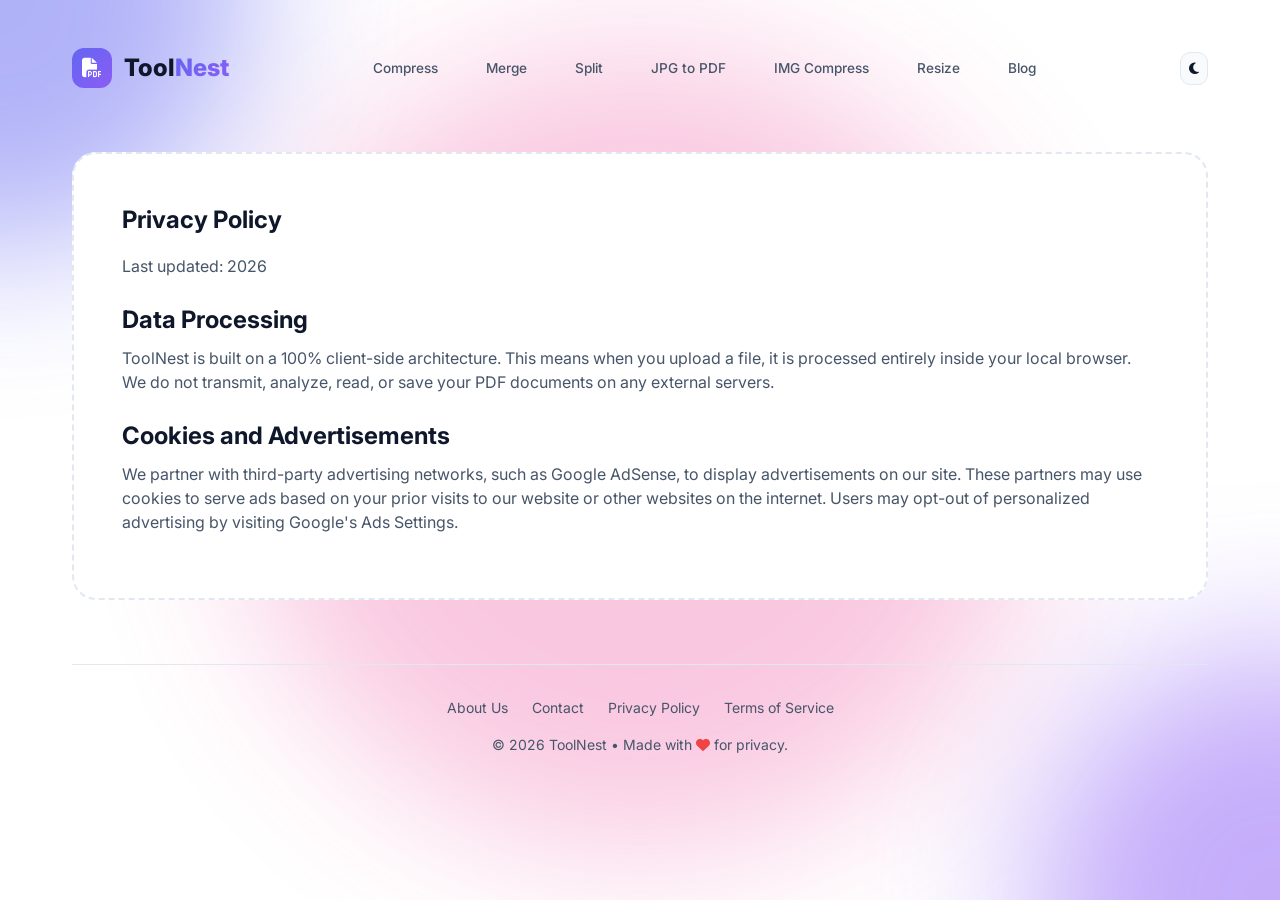
<file: privacy.html>
<!DOCTYPE html>
<html lang="en">
<head>
    <meta charset="UTF-8">
    <meta name="viewport" content="width=device-width, initial-scale=1.0">
    <title>Privacy Policy - ToolNest</title>
    <link rel="stylesheet" href="style.css">
    <link href="https://fonts.googleapis.com/css2?family=Inter:wght@300..800&display=swap" rel="stylesheet">
    <link rel="stylesheet" href="https://cdnjs.cloudflare.com/ajax/libs/font-awesome/6.4.0/css/all.min.css">
    <!-- Google AdSense Placeholder -->
    <meta name="google-adsense-account" content="ca-pub-XXXXXXXXXXXXXXXX">
</head>
<body>
    <div class="gradient-bg"><div class="gradient-1"></div><div class="gradient-2"></div><div class="gradient-3"></div></div>
    <div class="container">
        <nav class="navbar">
            <div class="logo"><div class="logo-icon"><i class="fas fa-file-pdf"></i></div><span class="logo-text">Tool<span>Nest</span></span></div>
            <div class="nav-links">
                <a href="index.html" class="nav-link" style="font-size: 0.85rem; padding: 0.5rem;">Compress</a>
                <a href="merge.html" class="nav-link" style="font-size: 0.85rem; padding: 0.5rem;">Merge</a>
                <a href="split.html" class="nav-link" style="font-size: 0.85rem; padding: 0.5rem;">Split</a>
                <a href="img-to-pdf.html" class="nav-link" style="font-size: 0.85rem; padding: 0.5rem;">JPG to PDF</a>
                <a href="img-compress.html" class="nav-link" style="font-size: 0.85rem; padding: 0.5rem;">IMG Compress</a>
                <a href="img-resize.html" class="nav-link" style="font-size: 0.85rem; padding: 0.5rem;">Resize</a>
                <a href="blog.html" class="nav-link" style="font-size: 0.85rem; padding: 0.5rem;">Blog</a>
            </div>
            <button class="theme-toggle" id="themeToggle"><i class="fas fa-moon"></i></button>
        </nav>
        
        <div class="upload-card" style="text-align: left; padding: 3rem;">
            <h2>Privacy Policy</h2>
            <p style="margin-top: 1rem; color: var(--text-secondary);">Last updated: 2026</p>
            <h3 style="margin-top: 1.5rem;">Data Processing</h3>
            <p style="margin-top: 0.5rem; color: var(--text-secondary);">ToolNest is built on a 100% client-side architecture. This means when you upload a file, it is processed entirely inside your local browser. We do not transmit, analyze, read, or save your PDF documents on any external servers.</p>
            <h3 style="margin-top: 1.5rem;">Cookies and Advertisements</h3>
            <p style="margin-top: 0.5rem; color: var(--text-secondary);">We partner with third-party advertising networks, such as Google AdSense, to display advertisements on our site. These partners may use cookies to serve ads based on your prior visits to our website or other websites on the internet. Users may opt-out of personalized advertising by visiting Google's Ads Settings.</p>
        </div>

        <footer class="footer" style="text-align: center; padding: 2rem 0; margin-top: 4rem; border-top: 1px solid var(--border-color);">
            <div style="margin-bottom: 1rem; display: flex; justify-content: center; gap: 1.5rem; flex-wrap: wrap;">
                <a href="about.html" style="color: var(--text-secondary); text-decoration: none;">About Us</a>
                <a href="contact.html" style="color: var(--text-secondary); text-decoration: none;">Contact</a>
                <a href="privacy.html" style="color: var(--text-secondary); text-decoration: none;">Privacy Policy</a>
                <a href="terms.html" style="color: var(--text-secondary); text-decoration: none;">Terms of Service</a>
            </div>
            <p style="color: var(--text-secondary); font-size: 0.875rem;">© 2026 ToolNest • Made with <i class="fas fa-heart"></i> for privacy.</p>
        </footer>
    </div>
<script src="theme.js"></script>
</body>
</html>
</file>
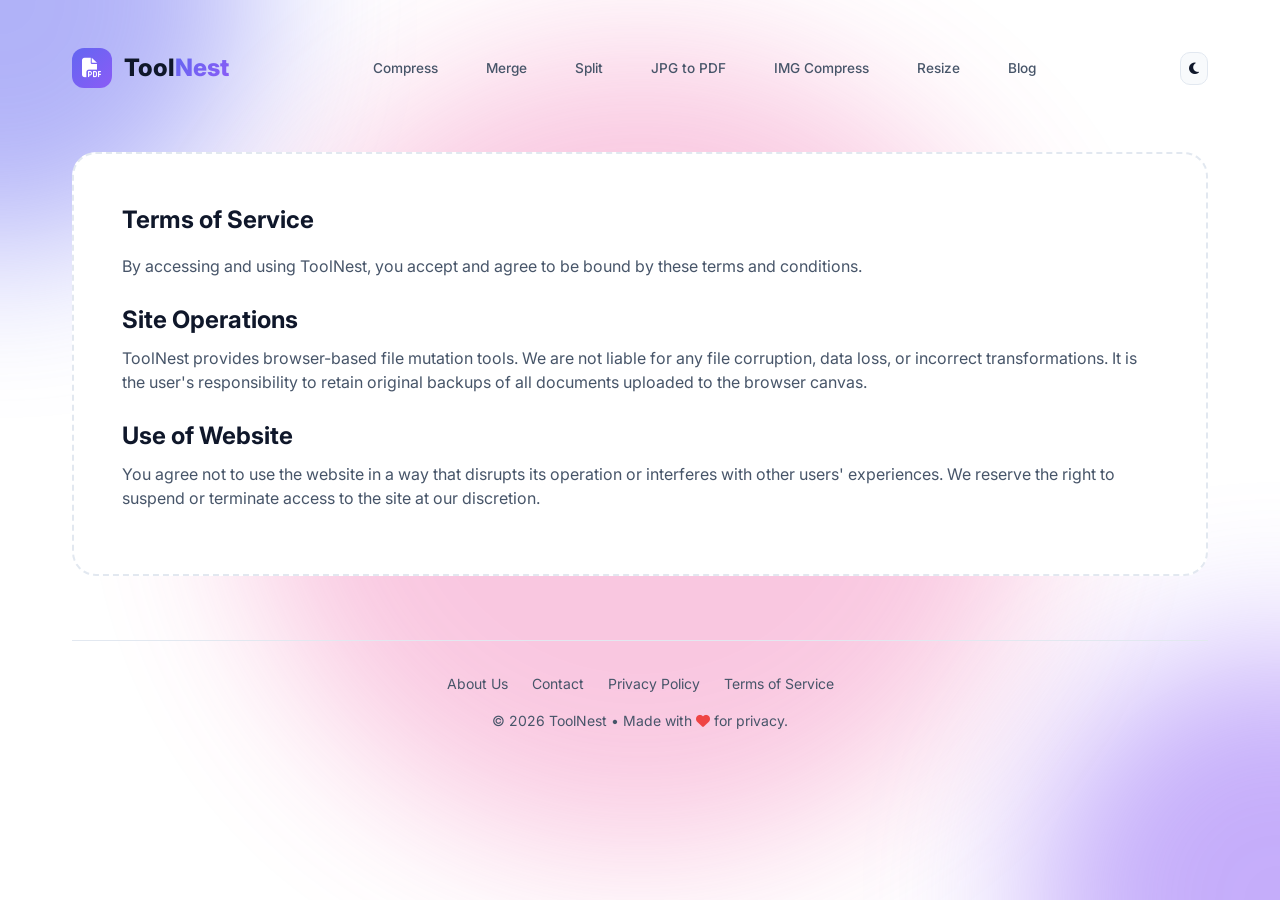
<file: terms.html>
<!DOCTYPE html>
<html lang="en">
<head>
    <meta charset="UTF-8">
    <meta name="viewport" content="width=device-width, initial-scale=1.0">
    <title>Terms of Service - ToolNest</title>
    <link rel="stylesheet" href="style.css">
    <link href="https://fonts.googleapis.com/css2?family=Inter:wght@300..800&display=swap" rel="stylesheet">
    <link rel="stylesheet" href="https://cdnjs.cloudflare.com/ajax/libs/font-awesome/6.4.0/css/all.min.css">
    <!-- Google AdSense Placeholder -->
    <meta name="google-adsense-account" content="ca-pub-XXXXXXXXXXXXXXXX">
</head>
<body>
    <div class="gradient-bg"><div class="gradient-1"></div><div class="gradient-2"></div><div class="gradient-3"></div></div>
    <div class="container">
        <nav class="navbar">
            <div class="logo"><div class="logo-icon"><i class="fas fa-file-pdf"></i></div><span class="logo-text">Tool<span>Nest</span></span></div>
            <div class="nav-links">
                <a href="index.html" class="nav-link" style="font-size: 0.85rem; padding: 0.5rem;">Compress</a>
                <a href="merge.html" class="nav-link" style="font-size: 0.85rem; padding: 0.5rem;">Merge</a>
                <a href="split.html" class="nav-link" style="font-size: 0.85rem; padding: 0.5rem;">Split</a>
                <a href="img-to-pdf.html" class="nav-link" style="font-size: 0.85rem; padding: 0.5rem;">JPG to PDF</a>
                <a href="img-compress.html" class="nav-link" style="font-size: 0.85rem; padding: 0.5rem;">IMG Compress</a>
                <a href="img-resize.html" class="nav-link" style="font-size: 0.85rem; padding: 0.5rem;">Resize</a>
                <a href="blog.html" class="nav-link" style="font-size: 0.85rem; padding: 0.5rem;">Blog</a>
            </div>
            <button class="theme-toggle" id="themeToggle"><i class="fas fa-moon"></i></button>
        </nav>
        
        <div class="upload-card" style="text-align: left; padding: 3rem;">
            <h2>Terms of Service</h2>
            <p style="margin-top: 1rem; color: var(--text-secondary);">By accessing and using ToolNest, you accept and agree to be bound by these terms and conditions.</p>
            <h3 style="margin-top: 1.5rem;">Site Operations</h3>
            <p style="margin-top: 0.5rem; color: var(--text-secondary);">ToolNest provides browser-based file mutation tools. We are not liable for any file corruption, data loss, or incorrect transformations. It is the user's responsibility to retain original backups of all documents uploaded to the browser canvas.</p>
            <h3 style="margin-top: 1.5rem;">Use of Website</h3>
            <p style="margin-top: 0.5rem; color: var(--text-secondary);">You agree not to use the website in a way that disrupts its operation or interferes with other users' experiences. We reserve the right to suspend or terminate access to the site at our discretion.</p>
        </div>

        <footer class="footer" style="text-align: center; padding: 2rem 0; margin-top: 4rem; border-top: 1px solid var(--border-color);">
            <div style="margin-bottom: 1rem; display: flex; justify-content: center; gap: 1.5rem; flex-wrap: wrap;">
                <a href="about.html" style="color: var(--text-secondary); text-decoration: none;">About Us</a>
                <a href="contact.html" style="color: var(--text-secondary); text-decoration: none;">Contact</a>
                <a href="privacy.html" style="color: var(--text-secondary); text-decoration: none;">Privacy Policy</a>
                <a href="terms.html" style="color: var(--text-secondary); text-decoration: none;">Terms of Service</a>
            </div>
            <p style="color: var(--text-secondary); font-size: 0.875rem;">© 2026 ToolNest • Made with <i class="fas fa-heart"></i> for privacy.</p>
        </footer>
    </div>
<script src="theme.js"></script>
</body>
</html>
</file>
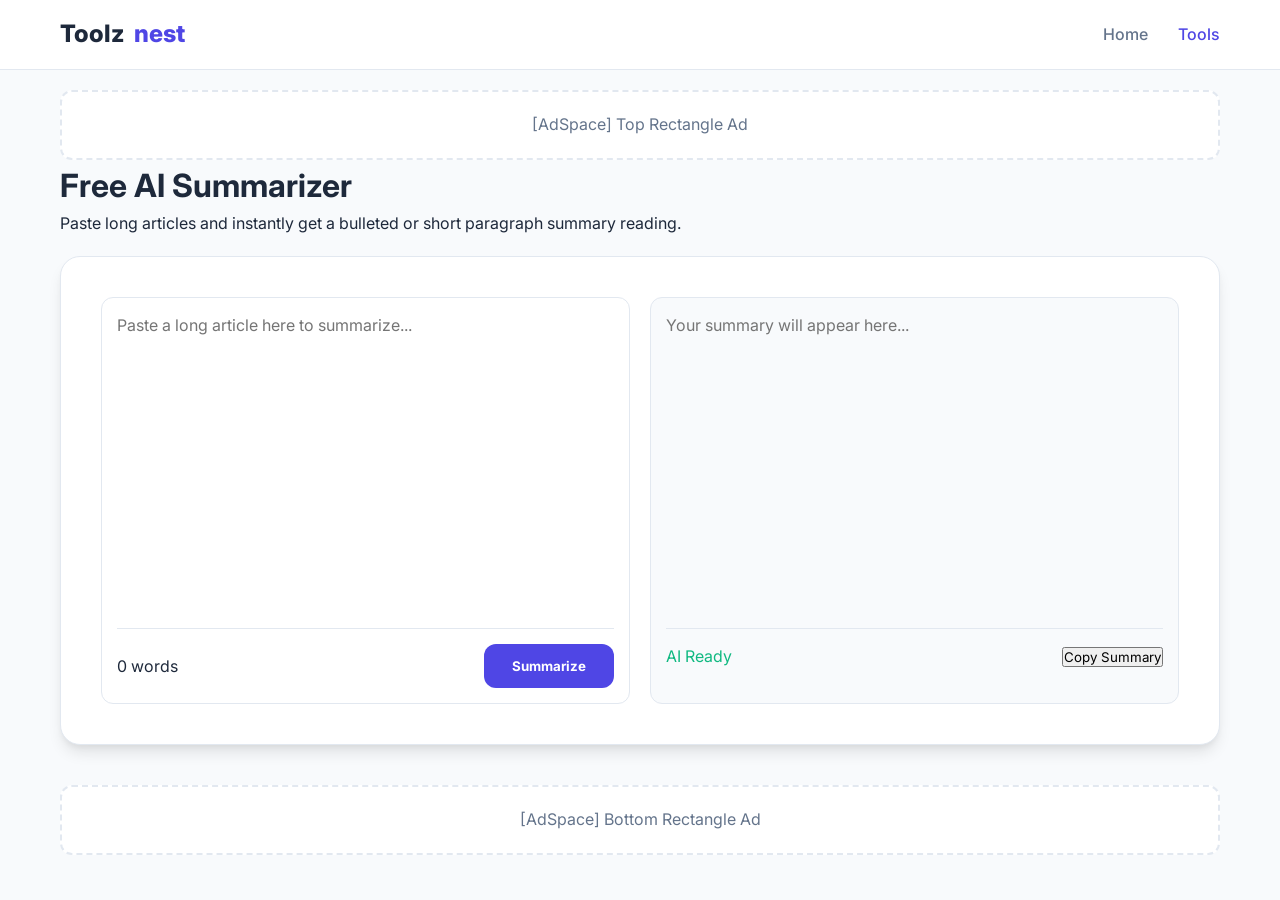
<file: tools/ai-summarizer.html>
<!DOCTYPE html>
<html lang="en">
<head>
    <meta charset="UTF-8">
    <meta name="viewport" content="width=device-width, initial-scale=1.0">
    <title>Free AI Text Summarizer | ToolzNest</title>
    <meta name="description" content="Instantly summarize long articles, essays, and text blocks into short, concise sentences for free.">
    <link rel="stylesheet" href="../css/style.css">
    <link href="https://fonts.googleapis.com/css2?family=Inter:wght@400;500;600;700&display=swap" rel="stylesheet">
    <script>if(localStorage.getItem('theme') === 'dark') document.documentElement.setAttribute('data-theme', 'dark');</script>
    <style>
        .split-workspace {
            display: grid;
            grid-template-columns: 1fr 1fr;
            gap: 20px;
            margin-top: 20px;
        }
        .textarea-box {
            background: var(--card-bg);
            border: 1px solid var(--border-color);
            border-radius: var(--radius);
            padding: 15px;
            display: flex;
            flex-direction: column;
        }
        .textarea-box textarea {
            width: 100%;
            height: 300px;
            border: none;
            resize: none;
            background: transparent;
            color: var(--text-main);
            font-size: 1rem;
            line-height: 1.5;
        }
        .textarea-box textarea:focus {
            outline: none;
        }
        .action-bar {
            display: flex;
            justify-content: space-between;
            align-items: center;
            padding-top: 15px;
            border-top: 1px solid var(--border-color);
            margin-top: 15px;
        }
        @media (max-width: 768px) {
            .split-workspace {
                grid-template-columns: 1fr;
            }
        }
    </style>
</head>
<body>
    <nav class="navbar" id="navbar">
        <div class="container nav-content">
            <a href="../index.html" class="logo">Toolz<span class="highlight">nest</span></a>
            <ul class="nav-links">
                <li><a href="../index.html">Home</a></li>
                <li><a href="../index.html#tools" class="active">Tools</a></li>
            </ul>
        </div>
    </nav>

    <main class="container">
        <div class="ad-slot" style="margin-top: 20px;">
            [AdSpace] Top Rectangle Ad
        </div>

        <div class="tool-page-header">
            <h1>Free AI Summarizer</h1>
            <p>Paste long articles and instantly get a bulleted or short paragraph summary reading.</p>
        </div>

        <div class="split-workspace tool-workspace">
            <div class="textarea-box">
                <textarea id="input-text" placeholder="Paste a long article here to summarize..."></textarea>
                <div class="action-bar">
                    <span class="text-muted" id="word-count">0 words</span>
                    <button class="btn btn-primary" id="process-btn">Summarize</button>
                </div>
            </div>
            
            <div class="textarea-box" style="background: var(--bg-color);">
                <textarea id="output-text" placeholder="Your summary will appear here..." readonly></textarea>
                <div class="action-bar">
                    <span class="text-muted" style="color:var(--success)">AI Ready</span>
                    <button class="btn btn-outline" id="copy-btn">Copy Summary</button>
                </div>
            </div>
        </div>

        <div class="ad-slot">
            [AdSpace] Bottom Rectangle Ad
        </div>
    </main>

    <script src="../js/main.js"></script>
    <script src="../js/ai-summarizer.js"></script>
</body>
</html>
</file>
<file: css/style.css>
:root {
    --primary: #4F46E5;
    --primary-hover: #4338CA;
    --primary-glow: rgba(79, 70, 229, 0.25);
    --secondary: #E0E7FF;
    --secondary-hover: #C7D2FE;
    --accent: #06B6D4;
    --accent-hover: #0891B2;
    --success: #10B981;
    --success-bg: #D1FAE5;
    --warning: #F59E0B;
    --danger: #EF4444;
    --bg-color: #F8FAFC;
    --card-bg: #FFFFFF;
    --text-main: #1E293B;
    --text-muted: #64748B;
    --border-color: #E2E8F0;
    --nav-bg: rgba(255, 255, 255, 0.9);
    --shadow-sm: 0 1px 2px 0 rgba(0, 0, 0, 0.05);
    --shadow-md: 0 4px 6px -1px rgba(0, 0, 0, 0.1), 0 2px 4px -1px rgba(0, 0, 0, 0.06);
    --shadow-lg: 0 10px 15px -3px rgba(0, 0, 0, 0.1), 0 4px 6px -2px rgba(0, 0, 0, 0.05);
    --radius: 12px;
    --radius-lg: 20px;
}

[data-theme="dark"] {
    --primary: #6366F1;
    --primary-hover: #4F46E5;
    --primary-glow: rgba(99, 102, 241, 0.3);
    --secondary: #312E81;
    --secondary-hover: #3730A3;
    --bg-color: #0F172A;
    --card-bg: #1E293B;
    --text-main: #F8FAFC;
    --text-muted: #94A3B8;
    --border-color: #334155;
    --nav-bg: rgba(30, 41, 59, 0.9);
}

* {
    margin: 0;
    padding: 0;
    box-sizing: border-box;
    font-family: 'Inter', -apple-system, sans-serif;
}

body {
    background-color: var(--bg-color);
    color: var(--text-main);
    line-height: 1.6;
    transition: background-color 0.3s, color 0.3s;
}

.container {
    max-width: 1200px;
    margin: 0 auto;
    padding: 0 20px;
}

/* Navbar */
.navbar {
    height: 70px;
    background: var(--nav-bg);
    backdrop-filter: blur(10px);
    border-bottom: 1px solid var(--border-color);
    position: sticky;
    top: 0;
    z-index: 1000;
    transition: all 0.3s;
}
.navbar.scrolled {
    height: 60px;
    box-shadow: var(--shadow-md);
}

.nav-content {
    height: 100%;
    display: flex;
    align-items: center;
    justify-content: space-between;
}

.logo {
    font-size: 1.5rem;
    font-weight: 800;
    text-decoration: none;
    color: var(--text-main);
    display: flex;
    align-items: center;
    gap: 10px;
}
.logo-icon {
    color: var(--primary);
}
.highlight {
    color: var(--primary);
}

.nav-links {
    display: flex;
    list-style: none;
    gap: 30px;
}
.nav-links a {
    text-decoration: none;
    color: var(--text-muted);
    font-weight: 500;
    transition: color 0.2s;
}
.nav-links a:hover, .nav-links a.active {
    color: var(--primary);
}

.nav-actions {
    display: flex;
    align-items: center;
    gap: 15px;
}

.search-bar {
    position: relative;
    display: flex;
    align-items: center;
}
.search-bar input {
    padding: 8px 15px 8px 35px;
    border-radius: 20px;
    border: 1px solid var(--border-color);
    background: var(--bg-color);
    color: var(--text-main);
    width: 180px;
    transition: all 0.3s;
}
.search-bar input:focus {
    width: 240px;
    border-color: var(--primary);
    outline: none;
    background: var(--card-bg);
}
.search-icon {
    position: absolute;
    left: 12px;
    font-size: 0.9rem;
    pointer-events: none;
}

.theme-toggle {
    background: var(--card-bg);
    border: 1px solid var(--border-color);
    width: 38px;
    height: 38px;
    border-radius: 50%;
    cursor: pointer;
    display: flex;
    align-items: center;
    justify-content: center;
    font-size: 1.1rem;
    transition: all 0.2s;
}
.theme-toggle:hover {
    background: var(--secondary);
    transform: rotate(15deg);
}

.menu-toggle {
    display: none;
    font-size: 1.5rem;
    cursor: pointer;
}

/* Hero */
.hero {
    padding: 80px 0;
    text-align: center;
    background: radial-gradient(circle at top right, var(--primary-glow), transparent);
}
.hero h1 {
    font-size: 3rem;
    font-weight: 800;
    margin-bottom: 20px;
    line-height: 1.1;
}

.hero-badge {
    display: inline-flex;
    align-items: center;
    gap: 10px;
    padding: 8px 16px;
    background: var(--secondary);
    color: var(--primary);
    border-radius: 30px;
    font-weight: 700;
    font-size: 0.85rem;
    margin-bottom: 25px;
    border: 1px solid var(--border-color);
}

.subtitle {
    font-size: 1.25rem;
    color: var(--text-muted);
    max-width: 700px;
    margin: 0 auto 40px;
}

.hero-features {
    display: flex;
    justify-content: center;
    align-items: center;
    gap: 30px;
    margin-top: 30px;
    flex-wrap: wrap;
    max-width: 900px;
    margin-left: auto;
    margin-right: auto;
}

.hero-feature {
    display: flex;
    align-items: center;
    gap: 10px;
    font-weight: 600;
    color: var(--text-main);
    background: var(--card-bg);
    padding: 10px 18px;
    border-radius: 12px;
    border: 1px solid var(--border-color);
    box-shadow: var(--shadow-sm);
    white-space: nowrap;
}

.check-icon, .trust-icon {
    font-size: 1.2rem;
    display: flex;
    align-items: center;
}

/* Tabs */
.category-tabs {
    display: flex;
    gap: 10px;
    justify-content: center;
    margin-bottom: 40px;
    flex-wrap: wrap;
}
.category-tab {
    padding: 10px 24px;
    border-radius: 30px;
    background: var(--card-bg);
    border: 1px solid var(--border-color);
    color: var(--text-main);
    font-weight: 600;
    cursor: pointer;
    transition: all 0.2s;
}
.category-tab.active {
    background: var(--primary);
    color: white;
    border-color: var(--primary);
}

/* Tool Cards */
.cards-grid {
    display: grid;
    grid-template-columns: repeat(auto-fill, minmax(300px, 1fr));
    gap: 25px;
}

.tool-card {
    background: var(--card-bg);
    border: 1px solid var(--border-color);
    padding: 30px;
    border-radius: var(--radius-lg);
    text-decoration: none;
    color: inherit;
    position: relative;
    transition: all 0.3s cubic-bezier(0.4, 0, 0.2, 1);
    display: flex;
    flex-direction: column;
    align-items: flex-start;
    gap: 15px;
}
.tool-card:hover {
    transform: translateY(-8px);
    border-color: var(--primary);
    box-shadow: var(--shadow-lg);
}

/* Tool Cards Foundations */
.icon-wrapper {
    width: 54px;
    height: 54px;
    border-radius: 14px;
    display: flex;
    align-items: center;
    justify-content: center;
    margin-bottom: 5px;
}
.icon-pdf { background: #fee2e2; color: #ef4444; }
.icon-image { background: #dcfce7; color: #22c55e; }
.icon-ai { background: #e0e7ff; color: #6366f1; }

.tag {
    position: absolute;
    top: -10px;
    left: 20px;
    padding: 4px 12px;
    border-radius: 20px;
    font-size: 0.75rem;
    font-weight: 700;
    background: var(--primary);
    color: white;
    box-shadow: 0 4px 10px var(--primary-glow);
}
.tag-new { background: var(--accent); }
.tag-popular { background: var(--success); }
.tag-hot { background: var(--warning); }

.bookmark-btn {
    position: absolute;
    top: 20px;
    right: 20px;
    background: var(--bg-color);
    border: 1px solid var(--border-color);
    width: 32px;
    height: 32px;
    border-radius: 50%;
    display: flex;
    align-items: center;
    justify-content: center;
    cursor: pointer;
    color: var(--text-muted);
    transition: all 0.2s;
}
.bookmark-btn:hover { color: var(--danger); background: #fee2e2; border-color: #fecaca; }
.bookmark-btn.active { color: var(--danger); fill: var(--danger); border-color: var(--danger); }

/* Tool Workspaces */
.tool-workspace {
    background: var(--card-bg);
    border: 1px solid var(--border-color);
    border-radius: var(--radius-lg);
    padding: 40px;
    margin: 40px 0;
    box-shadow: var(--shadow-lg);
}

.tool-steps {
    display: flex;
    justify-content: center;
    gap: 30px;
    margin-bottom: 40px;
}
.tool-step {
    display: flex;
    align-items: center;
    gap: 10px;
    color: var(--text-muted);
    font-weight: 600;
}
.tool-step span {
    width: 28px;
    height: 28px;
    background: var(--secondary);
    color: var(--primary);
    border-radius: 50%;
    display: flex;
    align-items: center;
    justify-content: center;
    font-size: 0.8rem;
}
.tool-step.active { color: var(--text-main); }
.tool-step.active span { background: var(--primary); color: white; }

.upload-area {
    border: 3px dashed var(--border-color);
    padding: 60px 40px;
    border-radius: var(--radius);
    text-align: center;
    cursor: pointer;
    transition: all 0.3s;
    background: var(--bg-color);
    display: flex;
    flex-direction: column;
    align-items: center;
    gap: 15px;
}
.upload-area:hover, .upload-area.dragover {
    border-color: var(--primary);
    background: var(--secondary);
}
.upload-icon {
    width: 80px;
    height: 80px;
    background: white;
    border-radius: 50%;
    display: flex;
    align-items: center;
    justify-content: center;
    color: var(--primary);
    box-shadow: var(--shadow-md);
    margin-bottom: 10px;
}
.upload-btn-real {
    background: var(--primary);
    color: white;
    padding: 12px 30px;
    border-radius: 30px;
    font-weight: 700;
    margin-top: 10px;
}

.settings-panel {
    margin-top: 30px;
    padding-top: 30px;
    border-top: 1px solid var(--border-color);
}

.btn-primary {
    background: var(--primary);
    color: white;
    padding: 14px 28px;
    border-radius: 12px;
    border: none;
    font-weight: 700;
    cursor: pointer;
    transition: all 0.2s;
    display: inline-flex;
    align-items: center;
    justify-content: center;
    gap: 10px;
}
.btn-primary:hover {
    background: var(--primary-hover);
    transform: translateY(-2px);
    box-shadow: 0 5px 15px var(--primary-glow);
}

.result-area {
    text-align: center;
    padding: 40px;
    background: var(--secondary);
    border-radius: var(--radius);
    display: none;
}

/* Floating WhatsApp */
.whatsapp-float {
    position: fixed;
    bottom: 30px;
    right: 30px;
    display: flex;
    align-items: center;
    gap: 12px;
    z-index: 999;
    text-decoration: none;
    transition: all 0.3s;
}

.wa-text {
    background: var(--card-bg);
    color: #25D366;
    padding: 6px 14px;
    border-radius: 20px;
    font-size: 0.8rem;
    font-weight: 700;
    box-shadow: var(--shadow-md);
    border: 1px solid #25D366;
    opacity: 0;
    transform: translateX(10px);
    transition: all 0.3s;
    pointer-events: none;
    white-space: nowrap;
}

.whatsapp-float:hover .wa-text {
    opacity: 1;
    transform: translateX(0);
}

.wa-icon-box {
    width: 60px;
    height: 60px;
    background: #25D366;
    border-radius: 50%;
    display: flex;
    align-items: center;
    justify-content: center;
    box-shadow: 0 4px 20px rgba(37, 211, 102, 0.4);
    transition: all 0.3s;
}

.whatsapp-float:hover .wa-icon-box {
    transform: scale(1.1) rotate(5deg);
}

.wa-icon-box svg {
    width: 32px;
    height: 32px;
    fill: white;
}

/* Ad Slot */
.ad-slot {
    width: 100%;
    background: var(--card-bg);
    border: 2px dashed var(--border-color);
    padding: 20px;
    text-align: center;
    border-radius: var(--radius);
    color: var(--text-muted);
}

/* Footer */
footer {
    margin-top: 100px;
    padding: 60px 0 30px;
    background: var(--card-bg);
    border-top: 1px solid var(--border-color);
}
.footer-content {
    display: grid;
    grid-template-columns: 2fr 1fr 1fr;
    gap: 40px;
    margin-bottom: 40px;
}
.footer-links h4 { margin-bottom: 20px; }
.footer-links ul { list-style: none; }
.footer-links li { margin-bottom: 10px; }
.footer-links a { text-decoration: none; color: var(--text-muted); }
.footer-bottom { text-align: center; padding-top: 30px; border-top: 1px solid var(--border-color); color: var(--text-muted); }

/* Mobile */
@media (max-width: 768px) {
    .nav-actions { display: none; }
    .menu-toggle { display: block; }
    .nav-links {
        display: none;
        position: absolute;
        top: 70px;
        left: 0;
        width: 100%;
        background: var(--card-bg);
        flex-direction: column;
        padding: 20px;
        gap: 15px;
        border-bottom: 2px solid var(--primary);
        box-shadow: var(--shadow-lg);
    }
    .nav-links.active { display: flex; }
    .hero h1 { font-size: 2rem; }
    .footer-content { grid-template-columns: 1fr; }
    .whatsapp-float { bottom: 20px; right: 20px; width: 50px; height: 50px; }
}
</file>
<file: style.css>
* {
    margin: 0;
    padding: 0;
    box-sizing: border-box;
}

:root {
    /* Light theme */
    --bg-primary: #ffffff;
    --bg-secondary: #f8fafc;
    --bg-card: #ffffff;
    --text-primary: #0f172a;
    --text-secondary: #475569;
    --border-color: #e2e8f0;
    --accent-primary: #6366f1;
    --accent-secondary: #8b5cf6;
    --accent-gradient: linear-gradient(135deg, #6366f1 0%, #8b5cf6 100%);
    --success: #10b981;
    --error: #ef4444;
    --shadow-sm: 0 1px 2px 0 rgb(0 0 0 / 0.05);
    --shadow-md: 0 4px 6px -1px rgb(0 0 0 / 0.1);
    --shadow-lg: 0 10px 15px -3px rgb(0 0 0 / 0.1);
    --shadow-xl: 0 20px 25px -5px rgb(0 0 0 / 0.1);
}

[data-theme="dark"] {
    --bg-primary: #0f172a;
    --bg-secondary: #1e293b;
    --bg-card: #1e293b;
    --text-primary: #f1f5f9;
    --text-secondary: #94a3b8;
    --border-color: #334155;
}

body {
    font-family: 'Inter', -apple-system, BlinkMacSystemFont, sans-serif;
    background: var(--bg-primary);
    color: var(--text-primary);
    line-height: 1.5;
    transition: background 0.3s ease, color 0.3s ease;
    overflow-x: hidden;
}

/* Animated Background */
.gradient-bg {
    position: fixed;
    top: 0;
    left: 0;
    width: 100%;
    height: 100%;
    z-index: 0;
    overflow: hidden;
    pointer-events: none;
}

.gradient-1, .gradient-2, .gradient-3 {
    position: absolute;
    width: 500px;
    height: 500px;
    border-radius: 50%;
    filter: blur(80px);
    opacity: 0.5;
}

.gradient-1 {
    background: #6366f1;
    top: -250px;
    left: -250px;
    animation: float 20s ease-in-out infinite;
}

.gradient-2 {
    background: #8b5cf6;
    bottom: -250px;
    right: -250px;
    animation: float 25s ease-in-out infinite reverse;
}

.gradient-3 {
    background: #ec489a;
    top: 50%;
    left: 50%;
    transform: translate(-50%, -50%);
    width: 800px;
    height: 800px;
    opacity: 0.3;
    animation: pulse 15s ease-in-out infinite;
}

@keyframes float {
    0%, 100% { transform: translate(0, 0); }
    50% { transform: translate(100px, 100px); }
}

@keyframes pulse {
    0%, 100% { opacity: 0.3; transform: translate(-50%, -50%) scale(1); }
    50% { opacity: 0.5; transform: translate(-50%, -50%) scale(1.1); }
}

.container {
    max-width: 1200px;
    margin: 0 auto;
    padding: 2rem;
    position: relative;
    z-index: 1;
}

/* Navigation */
.navbar {
    display: flex;
    justify-content: space-between;
    align-items: center;
    padding: 1rem 0;
    margin-bottom: 3rem;
}

.logo {
    display: flex;
    align-items: center;
    gap: 0.75rem;
}

.logo-icon {
    width: 40px;
    height: 40px;
    background: var(--accent-gradient);
    border-radius: 12px;
    display: flex;
    align-items: center;
    justify-content: center;
    color: white;
    font-size: 1.25rem;
}

.logo-text {
    font-size: 1.5rem;
    font-weight: 800;
    color: var(--text-primary);
}

.logo-text span {
    background: var(--accent-gradient);
    background-clip: text;
    -webkit-background-clip: text;
    -webkit-text-fill-color: transparent;
}

.nav-links {
    display: flex;
    gap: 2rem;
}

.nav-link {
    text-decoration: none;
    color: var(--text-secondary);
    font-weight: 500;
    transition: color 0.3s;
}

.nav-link:hover, .nav-link.active {
    color: var(--accent-primary);
}

.theme-toggle {
    background: var(--bg-secondary);
    border: 1px solid var(--border-color);
    padding: 0.5rem;
    border-radius: 10px;
    cursor: pointer;
    color: var(--text-primary);
    transition: all 0.3s;
}

.theme-toggle:hover {
    transform: scale(1.05);
}

/* Hero Section */
.hero {
    text-align: center;
    margin-bottom: 4rem;
}

.hero-badge {
    display: inline-flex;
    align-items: center;
    gap: 0.5rem;
    background: rgba(99, 102, 241, 0.1);
    padding: 0.5rem 1rem;
    border-radius: 100px;
    margin-bottom: 1.5rem;
    font-size: 0.875rem;
    color: var(--accent-primary);
}

.hero-title {
    font-size: 3.5rem;
    font-weight: 800;
    margin-bottom: 1.5rem;
    line-height: 1.2;
}

.gradient-text {
    background: var(--accent-gradient);
    background-clip: text;
    -webkit-background-clip: text;
    -webkit-text-fill-color: transparent;
}

.hero-description {
    font-size: 1.125rem;
    color: var(--text-secondary);
    max-width: 600px;
    margin: 0 auto;
}

/* Upload Card */
.upload-card {
    background: var(--bg-card);
    border: 2px dashed var(--border-color);
    border-radius: 24px;
    padding: 3rem;
    text-align: center;
    cursor: pointer;
    transition: all 0.3s;
    margin-bottom: 2rem;
}

.upload-card:hover {
    border-color: var(--accent-primary);
    transform: translateY(-2px);
    box-shadow: var(--shadow-xl);
}

.upload-icon-wrapper {
    margin-bottom: 1.5rem;
}

.upload-icon-bg {
    width: 80px;
    height: 80px;
    background: rgba(99, 102, 241, 0.1);
    border-radius: 50%;
    display: flex;
    align-items: center;
    justify-content: center;
    margin: 0 auto;
    font-size: 2.5rem;
    color: var(--accent-primary);
    transition: all 0.3s;
}

.upload-card:hover .upload-icon-bg {
    transform: scale(1.1);
    background: var(--accent-gradient);
    color: white;
}

.upload-card h3 {
    font-size: 1.5rem;
    margin-bottom: 0.5rem;
}

.upload-card p {
    color: var(--text-secondary);
    margin-bottom: 1rem;
}

.file-formats {
    display: flex;
    justify-content: center;
    gap: 1.5rem;
    margin-top: 1rem;
    font-size: 0.875rem;
    color: var(--text-secondary);
}

.file-formats i {
    margin-right: 0.5rem;
}

/* File Card */
.file-card {
    background: var(--bg-card);
    border-radius: 24px;
    padding: 1.5rem;
    margin-bottom: 2rem;
    box-shadow: var(--shadow-lg);
    animation: slideUp 0.3s ease;
}

.file-card-header {
    display: flex;
    align-items: center;
    gap: 1rem;
    margin-bottom: 1rem;
}

.file-icon {
    width: 48px;
    height: 48px;
    background: linear-gradient(135deg, #ef4444, #dc2626);
    border-radius: 12px;
    display: flex;
    align-items: center;
    justify-content: center;
    color: white;
    font-size: 1.5rem;
}

.file-info {
    flex: 1;
}

.file-info h4 {
    font-size: 1rem;
    margin-bottom: 0.25rem;
}

.file-info p {
    font-size: 0.875rem;
    color: var(--text-secondary);
}

.remove-file {
    background: var(--bg-secondary);
    border: none;
    width: 32px;
    height: 32px;
    border-radius: 8px;
    cursor: pointer;
    color: var(--text-secondary);
    transition: all 0.3s;
}

.remove-file:hover {
    background: var(--error);
    color: white;
}

.file-preview {
    margin-top: 1rem;
    border-radius: 12px;
    overflow: hidden;
    background: var(--bg-secondary);
    display: flex;
    justify-content: center;
    align-items: center;
    max-height: 200px;
}

#previewCanvas {
    max-width: 100%;
    height: auto;
}

/* Controls Card */
.controls-card {
    background: var(--bg-card);
    border-radius: 24px;
    padding: 2rem;
    margin-bottom: 2rem;
    box-shadow: var(--shadow-lg);
    animation: slideUp 0.3s ease;
}

.controls-header {
    margin-bottom: 1.5rem;
}

.controls-header h3 {
    font-size: 1.25rem;
    margin-bottom: 0.25rem;
}

.controls-header p {
    color: var(--text-secondary);
    font-size: 0.875rem;
}

.mode-selector {
    display: grid;
    grid-template-columns: repeat(4, 1fr);
    gap: 1rem;
    margin-bottom: 2rem;
}

.mode-option {
    background: var(--bg-secondary);
    border: 2px solid var(--border-color);
    padding: 1rem;
    border-radius: 16px;
    cursor: pointer;
    transition: all 0.3s;
    text-align: center;
}

.mode-option i {
    font-size: 1.5rem;
    color: var(--accent-primary);
    margin-bottom: 0.5rem;
    display: block;
}

.mode-option span {
    display: block;
    font-weight: 600;
    margin-bottom: 0.25rem;
}

.mode-option small {
    font-size: 0.75rem;
    color: var(--text-secondary);
}

.mode-option.active {
    border-color: var(--accent-primary);
    background: rgba(99, 102, 241, 0.1);
    transform: translateY(-2px);
}

.quality-section {
    margin-bottom: 1.5rem;
    padding: 1rem;
    background: var(--bg-secondary);
    border-radius: 16px;
}

.quality-header {
    display: flex;
    justify-content: space-between;
    margin-bottom: 0.5rem;
}

input[type="range"] {
    width: 100%;
    height: 4px;
    
    background: var(--border-color);
    border-radius: 2px;
    outline: none;
}

input[type="range"]::-webkit-slider-thumb {
    -webkit-appearance: none;
    width: 20px;
    height: 20px;
    background: var(--accent-primary);
    border-radius: 50%;
    cursor: pointer;
    box-shadow: var(--shadow-md);
}

.quality-scale {
    display: flex;
    justify-content: space-between;
    margin-top: 0.5rem;
    font-size: 0.75rem;
    color: var(--text-secondary);
}

.advanced-toggle {
    display: flex;
    align-items: center;
    gap: 0.5rem;
    padding: 0.75rem;
    background: var(--bg-secondary);
    border-radius: 12px;
    cursor: pointer;
    margin-bottom: 1rem;
    transition: all 0.3s;
}

.advanced-toggle i:first-child {
    color: var(--accent-primary);
}

.advanced-toggle i:last-child {
    margin-left: auto;
    transition: transform 0.3s;
}

.advanced-toggle.active i:last-child {
    transform: rotate(180deg);
}

.advanced-options {
    display: none;
    margin-bottom: 1.5rem;
    padding: 1rem;
    background: var(--bg-secondary);
    border-radius: 12px;
}

.advanced-options.show {
    display: block;
}

.checkbox-label {
    display: flex;
    align-items: center;
    gap: 0.75rem;
    margin-bottom: 0.75rem;
    cursor: pointer;
}

.checkbox-label input {
    display: none;
}

.checkbox-custom {
    width: 20px;
    height: 20px;
    border: 2px solid var(--border-color);
    border-radius: 6px;
    display: inline-block;
    position: relative;
    transition: all 0.3s;
}

.checkbox-label input:checked + .checkbox-custom {
    background: var(--accent-primary);
    border-color: var(--accent-primary);
}

.checkbox-label input:checked + .checkbox-custom::after {
    content: '✓';
    position: absolute;
    top: 50%;
    left: 50%;
    transform: translate(-50%, -50%);
    color: white;
    font-size: 12px;
}

.compress-button {
    width: 100%;
    background: var(--accent-gradient);
    color: white;
    border: none;
    padding: 1rem;
    border-radius: 16px;
    font-size: 1rem;
    font-weight: 600;
    display: flex;
    align-items: center;
    justify-content: center;
    gap: 0.5rem;
    cursor: pointer;
    transition: all 0.3s;
    position: relative;
    overflow: hidden;
}

.compress-button:hover {
    transform: translateY(-2px);
    box-shadow: var(--shadow-lg);
}

.compress-button:active {
    transform: translateY(0);
}

/* Result Card */
.result-card {
    background: var(--bg-card);
    border-radius: 24px;
    padding: 2rem;
    margin-bottom: 2rem;
    text-align: center;
    box-shadow: var(--shadow-lg);
    animation: slideUp 0.3s ease;
}

.result-header {
    margin-bottom: 2rem;
}

.success-icon {
    width: 80px;
    height: 80px;
    background: rgba(16, 185, 129, 0.1);
    border-radius: 50%;
    display: flex;
    align-items: center;
    justify-content: center;
    margin: 0 auto 1rem;
    font-size: 2.5rem;
    color: var(--success);
}

.size-comparison {
    display: flex;
    justify-content: center;
    align-items: center;
    gap: 2rem;
    margin-bottom: 2rem;
}

.size-box {
    flex: 1;
    padding: 1.5rem;
    background: var(--bg-secondary);
    border-radius: 16px;
}

.size-box i {
    font-size: 2rem;
    color: var(--accent-primary);
    margin-bottom: 0.5rem;
}

.size-box span {
    display: block;
    font-size: 0.875rem;
    color: var(--text-secondary);
    margin-bottom: 0.5rem;
}

.size-box strong {
    font-size: 1.5rem;
    font-weight: 700;
}

.size-arrow {
    font-size: 2rem;
    color: var(--accent-primary);
}

.savings-badge {
    display: inline-flex;
    align-items: center;
    gap: 0.5rem;
    background: var(--success);
    color: white;
    padding: 0.5rem 1rem;
    border-radius: 100px;
    margin-bottom: 1rem;
}

.compression-stats {
    margin-bottom: 2rem;
    font-size: 0.875rem;
    color: var(--text-secondary);
}

.result-actions {
    display: flex;
    gap: 1rem;
}

.btn-download, .btn-new {
    flex: 1;
    padding: 1rem;
    border-radius: 12px;
    font-weight: 600;
    display: flex;
    align-items: center;
    justify-content: center;
    gap: 0.5rem;
    cursor: pointer;
    transition: all 0.3s;
}

.btn-download {
    background: var(--accent-gradient);
    color: white;
    border: none;
}

.btn-new {
    background: var(--bg-secondary);
    border: 1px solid var(--border-color);
    color: var(--text-primary);
}

.btn-download:hover, .btn-new:hover {
    transform: translateY(-2px);
}

/* Loading Overlay */
.loading-overlay {
    position: fixed;
    top: 0;
    left: 0;
    width: 100%;
    height: 100%;
    background: rgba(0, 0, 0, 0.8);
    backdrop-filter: blur(8px);
    z-index: 1000;
    display: none;
    justify-content: center;
    align-items: center;
}

.loading-card {
    background: var(--bg-card);
    border-radius: 32px;
    padding: 3rem;
    text-align: center;
    max-width: 400px;
    animation: slideUp 0.3s ease;
}

.loading-spinner {
    position: relative;
    width: 80px;
    height: 80px;
    margin: 0 auto 2rem;
}

.spinner-ring {
    position: absolute;
    width: 100%;
    height: 100%;
    border: 3px solid transparent;
    border-top-color: var(--accent-primary);
    border-radius: 50%;
    animation: spin 1s linear infinite;
}

.spinner-ring:nth-child(2) {
    width: 70%;
    height: 70%;
    top: 15%;
    left: 15%;
    border-top-color: var(--accent-secondary);
    animation-duration: 1.2s;
}

.spinner-ring:nth-child(3) {
    width: 40%;
    height: 40%;
    top: 30%;
    left: 30%;
    border-top-color: #ec489a;
    animation-duration: 1.5s;
}

@keyframes spin {
    to { transform: rotate(360deg); }
}

.loading-progress {
    margin-top: 1rem;
}

.progress-bar {
    background: var(--bg-secondary);
    border-radius: 100px;
    overflow: hidden;
    height: 8px;
}

.progress-fill {
    width: 0%;
    height: 100%;
    background: var(--accent-gradient);
    transition: width 0.3s;
}

.progress-text {
    margin-top: 0.5rem;
    font-size: 0.875rem;
    color: var(--text-secondary);
}

/* Features Section */
.features-section {
    margin: 4rem 0;
}

.section-title {
    text-align: center;
    font-size: 2rem;
    margin-bottom: 2rem;
}

.features-grid {
    display: grid;
    grid-template-columns: repeat(auto-fit, minmax(250px, 1fr));
    gap: 2rem;
}

.feature-card {
    text-align: center;
    padding: 2rem;
    background: var(--bg-card);
    border-radius: 24px;
    transition: all 0.3s;
}

.feature-card:hover {
    transform: translateY(-4px);
    box-shadow: var(--shadow-xl);
}

.feature-icon {
    width: 60px;
    height: 60px;
    background: rgba(99, 102, 241, 0.1);
    border-radius: 16px;
    display: flex;
    align-items: center;
    justify-content: center;
    margin: 0 auto 1rem;
    font-size: 1.5rem;
    color: var(--accent-primary);
}

.feature-card h4 {
    margin-bottom: 0.5rem;
}

.feature-card p {
    font-size: 0.875rem;
    color: var(--text-secondary);
}

/* Footer */
.footer {
    text-align: center;
    padding: 2rem 0;
    color: var(--text-secondary);
    font-size: 0.875rem;
}

.footer i {
    color: var(--error);
}

/* Animations */
@keyframes slideUp {
    from {
        opacity: 0;
        transform: translateY(20px);
    }
    to {
        opacity: 1;
        transform: translateY(0);
    }
}

/* Responsive */
@media (max-width: 768px) {
    .container {
        padding: 1rem;
    }
    
    .hero-title {
        font-size: 2rem;
    }
    
    .mode-selector {
        grid-template-columns: repeat(2, 1fr);
    }
    
    .size-comparison {
        flex-direction: column;
    }
    
    .size-arrow {
        transform: rotate(90deg);
    }
    
    .result-actions {
        flex-direction: column;
    }
    
    .features-grid {
        grid-template-columns: 1fr;
    }
    
    .navbar {
        flex-wrap: wrap;
        gap: 1rem;
    }
    
    .logo {
        flex: 1;
    }
    
    .nav-links {
        order: 3;
        width: 100%;
        overflow-x: auto;
        -webkit-overflow-scrolling: touch;
        padding-bottom: 0.5rem;
        gap: 0.75rem;
        scrollbar-width: none;
    }
    
    .nav-links::-webkit-scrollbar {
        display: none; /* Hide scrollbar for Chrome/Safari/Webkit */
    }
    
    .nav-link {
        white-space: nowrap;
        font-size: 0.85rem !important;
        padding: 0.5rem 1rem !important;
        background: var(--bg-secondary);
        border-radius: 100px;
        border: 1px solid var(--border-color);
        display: flex;
        align-items: center;
        justify-content: center;
    }
    
    .nav-link.active, .nav-link:hover {
        background: rgba(99, 102, 241, 0.1);
        color: var(--accent-primary) !important;
        border-color: var(--accent-primary);
    }
}
/* Target Size Section */
.target-size-section {
    margin-bottom: 1.5rem;
    padding: 1rem;
    background: var(--bg-secondary);
    border-radius: 16px;
    animation: slideUp 0.3s ease;
}

.target-size-control label {
    display: block;
    margin-bottom: 0.75rem;
    font-weight: 600;
    color: var(--text-primary);
}

.target-input-group {
    display: flex;
    gap: 0.5rem;
    margin-bottom: 0.75rem;
}

.target-input-group input {
    flex: 1;
    padding: 0.75rem;
    border: 1px solid var(--border-color);
    border-radius: 12px;
    background: var(--bg-primary);
    color: var(--text-primary);
    font-size: 1rem;
}

.target-input-group select {
    padding: 0.75rem;
    border: 1px solid var(--border-color);
    border-radius: 12px;
    background: var(--bg-primary);
    color: var(--text-primary);
    cursor: pointer;
}

.target-note {
    font-size: 0.75rem;
    color: var(--text-secondary);
    margin-top: 0.5rem;
}

/* Mode selector enhancement */
.mode-selector {
    display: grid;
    grid-template-columns: repeat(5, 1fr);
    gap: 0.75rem;
    margin-bottom: 2rem;
}

@media (max-width: 768px) {
    .mode-selector {
        grid-template-columns: repeat(2, 1fr);
        gap: 0.75rem;
    }
    
    .mode-selector .mode-option:last-child {
        grid-column: span 2;
    }
}
</file>
